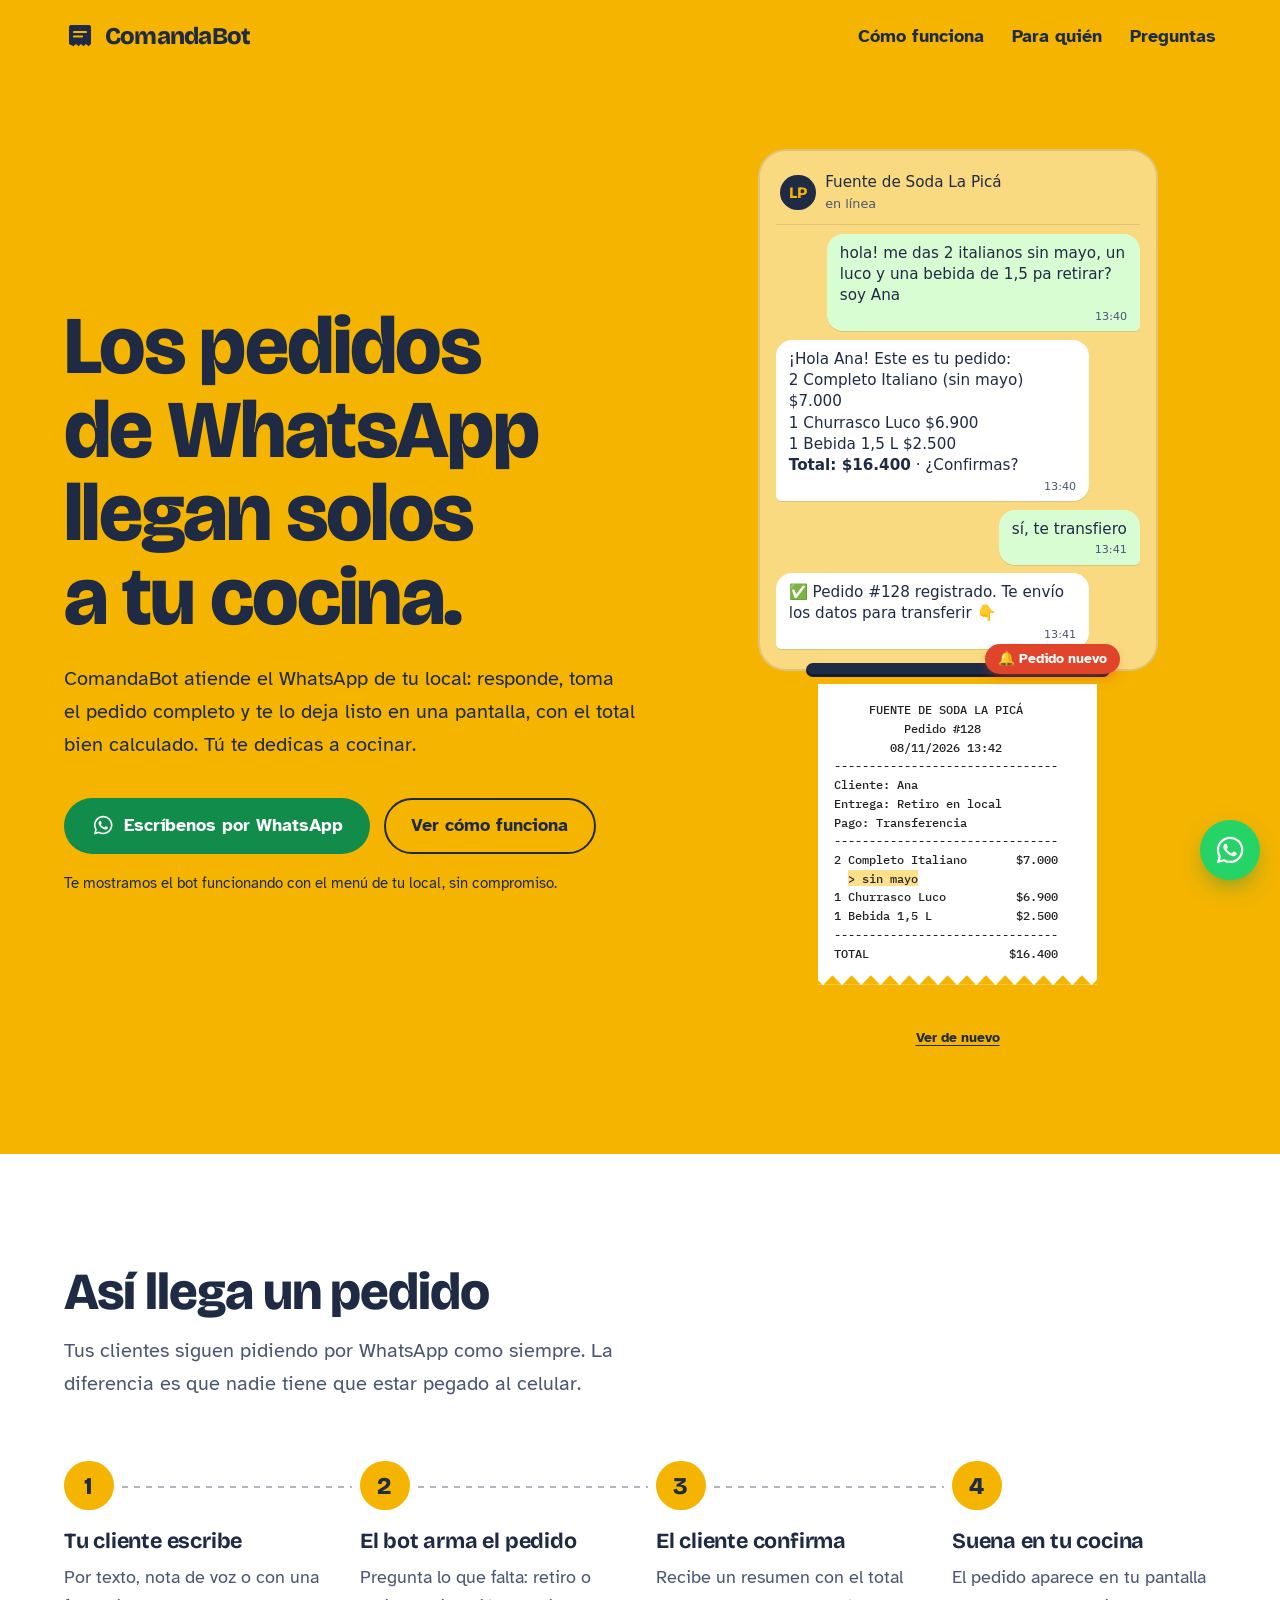
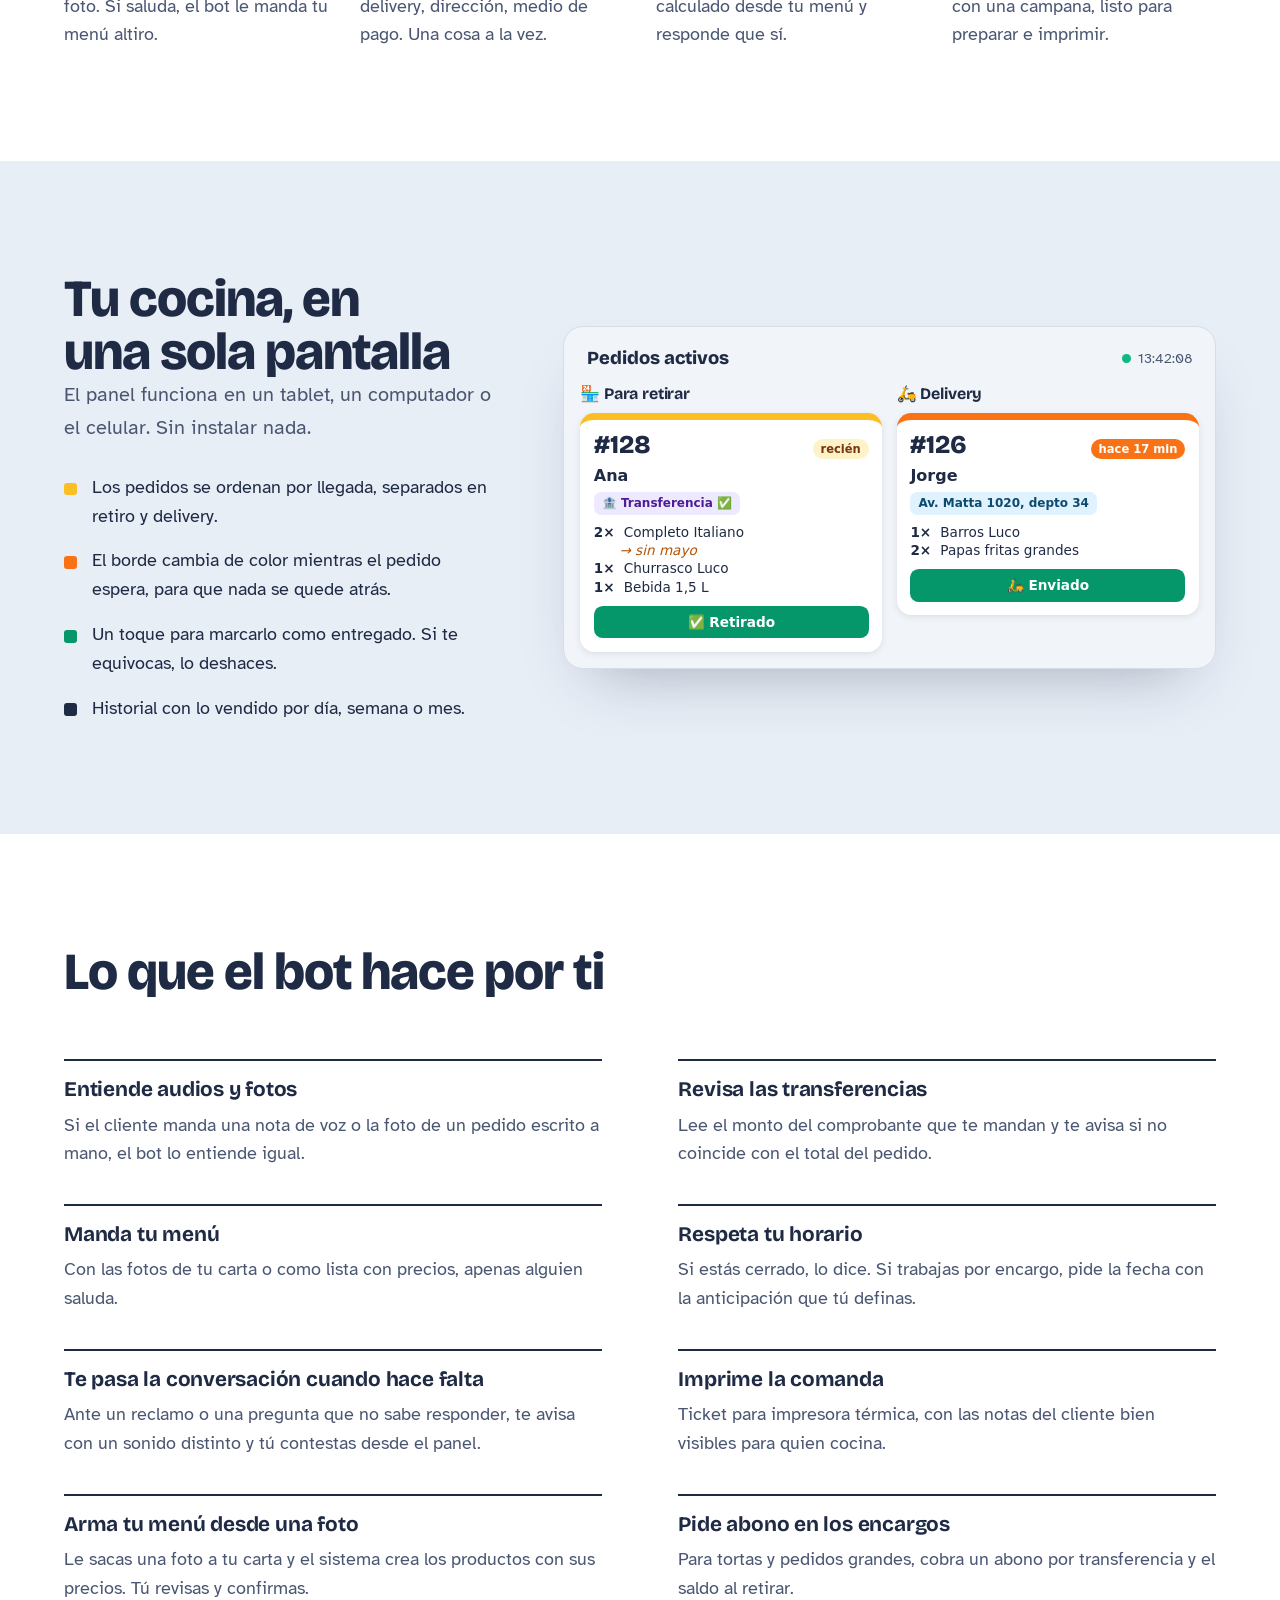
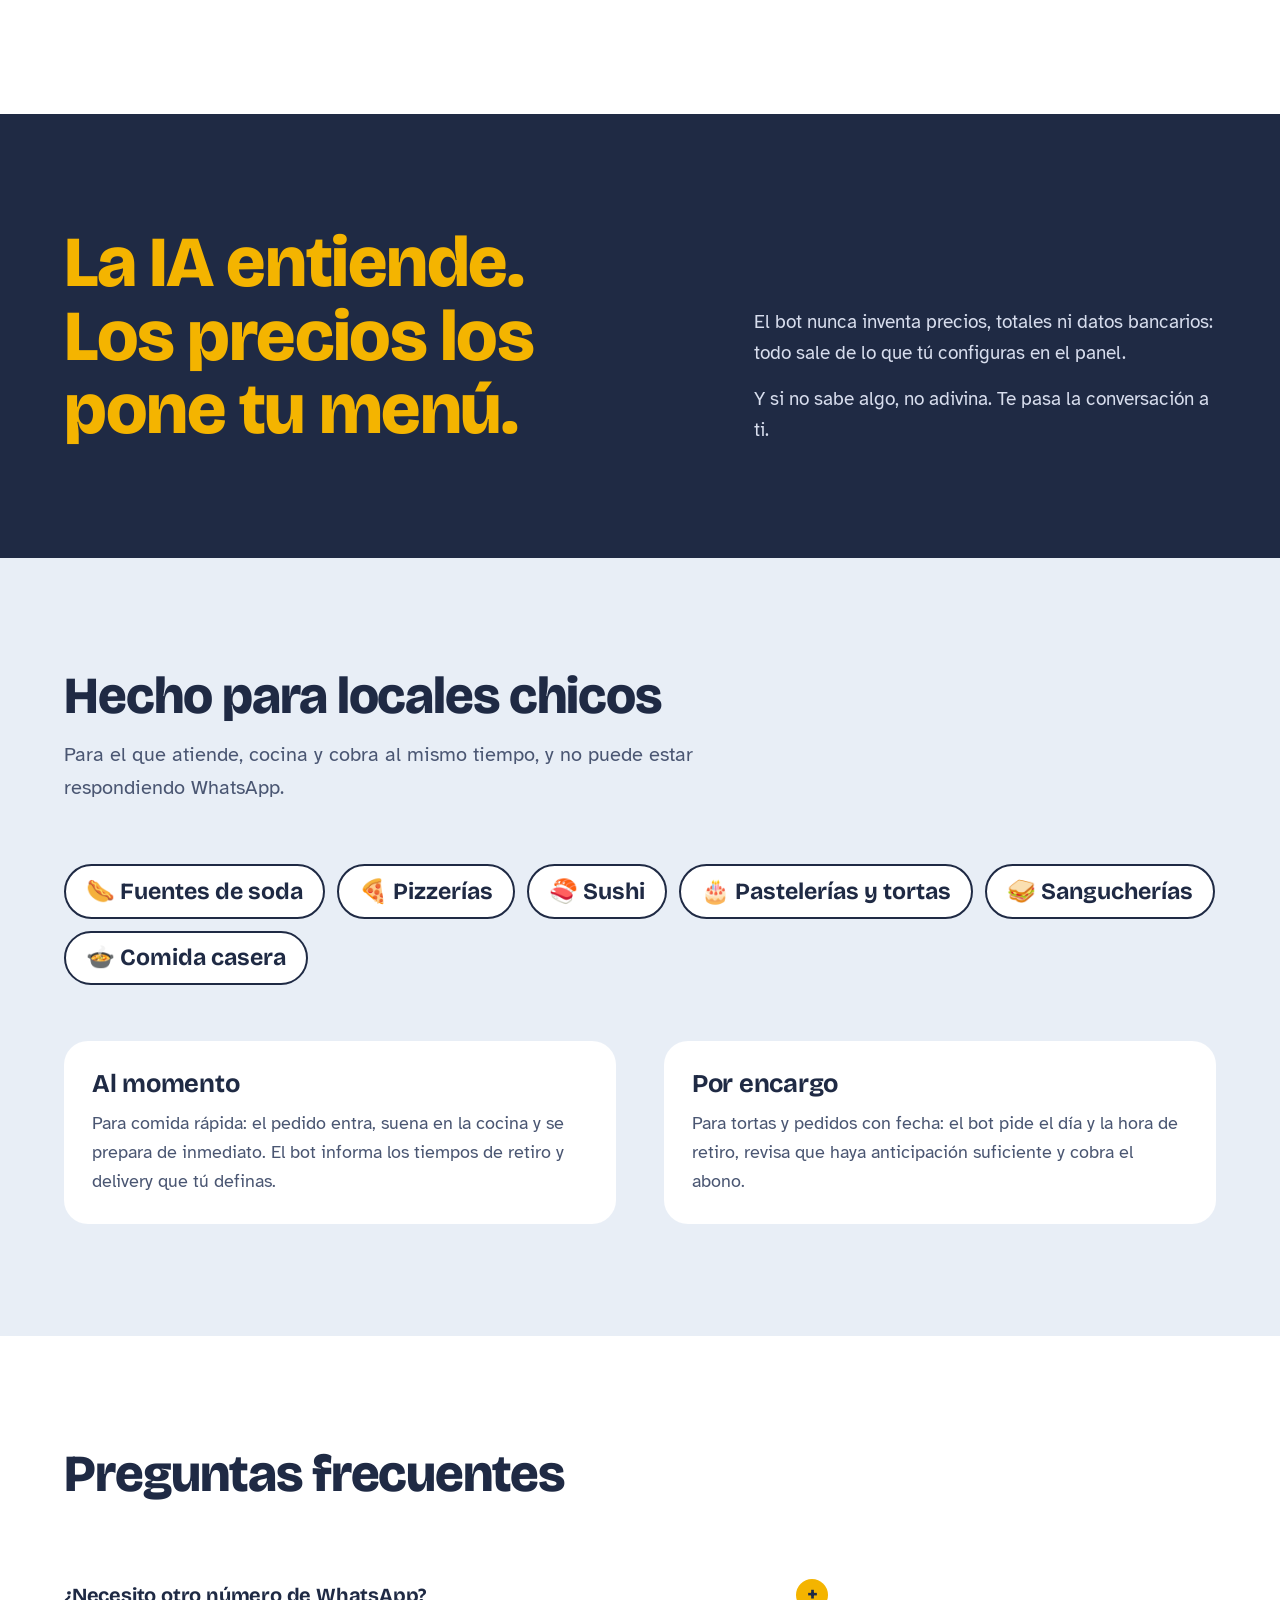
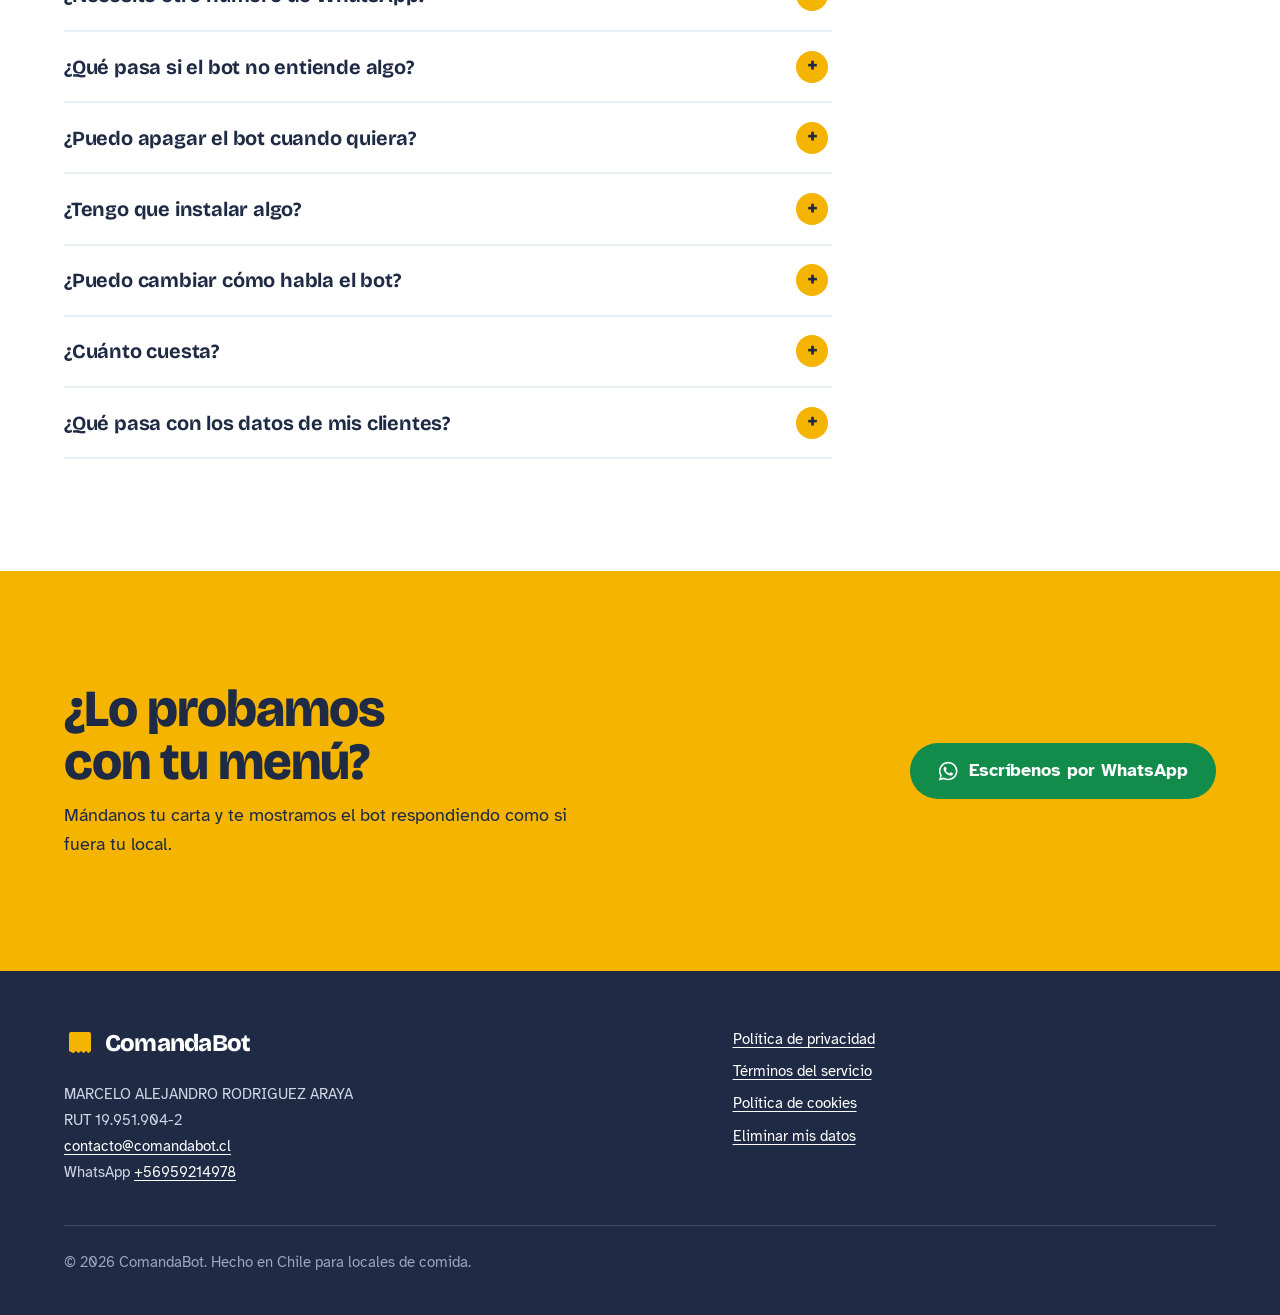
<file: index.html>
<!DOCTYPE html>
<html lang="es-CL">
<head>
  <meta charset="utf-8">
  <meta name="viewport" content="width=device-width, initial-scale=1">
  <title>ComandaBot · Los pedidos de WhatsApp, directo a tu cocina</title>
  <meta name="description" content="Bot de WhatsApp que toma los pedidos de tu local y los deja listos en tu cocina, con el total bien calculado.">
  <meta name="theme-color" content="#f4b400">
  <meta name="facebook-domain-verification" content="p16qas4hmqpbmih4drsxdokrvntfn4" />
  <meta property="og:title" content="ComandaBot: los pedidos de WhatsApp, directo a tu cocina">
  <meta property="og:description" content="Un bot que atiende tu WhatsApp, toma el pedido completo y lo deja listo en una pantalla para tu cocina.">
  <meta property="og:type" content="website">
  <meta property="og:url" content="https://comandabot.cl/"><link rel="canonical" href="https://comandabot.cl/">
  <link rel="icon" href="data:image/svg+xml,%3Csvg xmlns='http://www.w3.org/2000/svg' viewBox='0 0 32 32'%3E%3Crect width='32' height='32' rx='8' fill='%23f4b400'/%3E%3Cpath d='M8 7h16a2 2 0 0 1 2 2v13l-2.5 2-2.5-2-2.5 2-2.5-2-2.5 2-2.5-2-2 2V9a2 2 0 0 1 2-2z' fill='%231f2a44'/%3E%3Cpath d='M11 13h10M11 17h7' stroke='%23f4b400' stroke-width='2' stroke-linecap='round'/%3E%3C/svg%3E">
  <link rel="preload" href="/static/sitio/fuentes/bricolage.woff2" as="font" type="font/woff2" crossorigin>
  <link rel="stylesheet" href="/static/sitio/sitio.css">
</head>
<body>
  <a class="visualmente-oculto" href="#contenido">Saltar al contenido</a>

  <header class="encabezado ">
    <div class="contenedor">
      <a class="marca" href="/" aria-label="ComandaBot, inicio">
        <svg viewBox="0 0 32 32" aria-hidden="true" fill="none"><path d="M7 5h18a2 2 0 0 1 2 2v17l-2.5 2.2-2.5-2.2-2.5 2.2-2.5-2.2-2.5 2.2-2.5-2.2-2.5 2.2L5 24V7a2 2 0 0 1 2-2z" fill="currentColor"/><path d="M10 12h12M10 16.5h8" stroke="#f4b400" stroke-width="2.2" stroke-linecap="round"/></svg>

        ComandaBot
      </a>
      <nav class="navegacion" aria-label="Principal">
        <a class="ancla" href="/#como-funciona">Cómo funciona</a>
        <a class="ancla" href="/#para-quien">Para quién</a>
        <a class="ancla" href="/#preguntas">Preguntas</a>
      </nav>
    </div>
  </header>

  <main id="contenido">
<section class="portada" aria-labelledby="titulo-portada">
  <div class="contenedor">
    <div>
      <h1 id="titulo-portada">Los pedidos de WhatsApp llegan solos a tu cocina.</h1>
      <p class="bajada">ComandaBot atiende el WhatsApp de tu local: responde, toma el pedido completo y te lo deja listo en una pantalla, con el total bien calculado. Tú te dedicas a cocinar.</p>
      <div class="acciones">
        
        <a class="boton boton-whatsapp" href="https://wa.me/56959214978?text=Hola%2C%20quiero%20saber%20m%C3%A1s%20de%20ComandaBot%20para%20mi%20local." target="_blank" rel="noopener"><svg viewBox="0 0 24 24" aria-hidden="true" fill="currentColor"><path d="M12.04 2C6.58 2 2.13 6.45 2.13 11.91c0 1.75.46 3.45 1.32 4.95L2.05 22l5.25-1.38a9.9 9.9 0 0 0 4.74 1.21h.01c5.46 0 9.91-4.45 9.91-9.91 0-2.65-1.03-5.14-2.9-7.01A9.82 9.82 0 0 0 12.04 2zm0 18.15h-.01a8.23 8.23 0 0 1-4.2-1.15l-.3-.18-3.12.82.83-3.04-.2-.31a8.2 8.2 0 0 1-1.26-4.38c0-4.54 3.7-8.24 8.25-8.24 2.2 0 4.27.86 5.83 2.42a8.18 8.18 0 0 1 2.41 5.83c0 4.54-3.7 8.23-8.23 8.23zm4.52-6.16c-.25-.12-1.47-.72-1.69-.81-.23-.08-.39-.12-.56.13-.16.24-.64.8-.78.97-.15.16-.29.18-.54.06-.25-.12-1.05-.39-1.99-1.23-.74-.66-1.23-1.47-1.38-1.72-.14-.25-.02-.38.11-.51.11-.11.25-.29.37-.43.13-.15.17-.25.25-.42.08-.16.04-.31-.02-.43-.06-.12-.56-1.34-.76-1.84-.2-.48-.41-.42-.56-.43h-.48c-.17 0-.43.06-.66.31-.22.25-.86.85-.86 2.07 0 1.22.89 2.4 1.01 2.56.12.17 1.75 2.67 4.23 3.74.59.26 1.05.41 1.41.52.59.19 1.13.16 1.56.1.48-.07 1.47-.6 1.67-1.18.21-.58.21-1.07.15-1.18-.06-.1-.23-.16-.48-.28z"/></svg>
 Escríbenos por WhatsApp</a>
        
        <a class="boton boton-borde" href="#como-funciona">Ver cómo funciona</a>
      </div>
      <p class="letra-chica">Te mostramos el bot funcionando con el menú de tu local, sin compromiso.</p>
    </div>

    <div class="escena animar" id="escena" aria-label="Ejemplo: un cliente pide por WhatsApp y el pedido se imprime en la cocina">
      <div class="chat" role="img" aria-label="Conversación de ejemplo por WhatsApp">
        <div class="chat-cabecera">
          <span class="avatar" aria-hidden="true">LP</span>
          <span>Fuente de Soda La Picá<small>en línea</small></span>
        </div>
        <p class="burbuja cliente">hola! me das 2 italianos sin mayo, un luco y una bebida de 1,5 pa retirar? soy Ana<time>13:40</time></p>
        <p class="burbuja bot">¡Hola Ana! Este es tu pedido:<br>2 Completo Italiano (sin mayo) $7.000<br>1 Churrasco Luco $6.900<br>1 Bebida 1,5 L $2.500<br><b>Total: $16.400</b> · ¿Confirmas?<time>13:40</time></p>
        <p class="burbuja cliente">sí, te transfiero<time>13:41</time></p>
        <p class="burbuja bot">✅ Pedido #128 registrado. Te envío los datos para transferir 👇<time>13:41</time></p>
      </div>
      <div class="impresora" aria-label="Comanda impresa en la cocina">
        <span class="campana">🔔 Pedido nuevo</span>
        <div class="papel-recorte">
<pre class="comanda">     FUENTE DE SODA LA PICÁ
          Pedido #128
        08/11/2026 13:42
--------------------------------
Cliente: Ana
Entrega: Retiro en local
Pago: Transferencia
--------------------------------
2 Completo Italiano       $7.000
  <strong>&gt; sin mayo</strong>
1 Churrasco Luco          $6.900
1 Bebida 1,5 L            $2.500
--------------------------------
TOTAL                    $16.400</pre>
        </div>
      </div>
      <button type="button" class="repetir" id="repetir">Ver de nuevo</button>
    </div>
  </div>
</section>

<section class="seccion" id="como-funciona" aria-labelledby="titulo-como">
  <div class="contenedor">
    <div class="encabezado-seccion">
      <h2 id="titulo-como">Así llega un pedido</h2>
      <p class="bajada">Tus clientes siguen pidiendo por WhatsApp como siempre. La diferencia es que nadie tiene que estar pegado al celular.</p>
    </div>
    <ol class="pasos">
      <li>
        <h3>Tu cliente escribe</h3>
        <p>Por texto, nota de voz o con una foto. Si saluda, el bot le manda tu menú altiro.</p>
      </li>
      <li>
        <h3>El bot arma el pedido</h3>
        <p>Pregunta lo que falta: retiro o delivery, dirección, medio de pago. Una cosa a la vez.</p>
      </li>
      <li>
        <h3>El cliente confirma</h3>
        <p>Recibe un resumen con el total calculado desde tu menú y responde que sí.</p>
      </li>
      <li>
        <h3>Suena en tu cocina</h3>
        <p>El pedido aparece en tu pantalla con una campana, listo para preparar e imprimir.</p>
      </li>
    </ol>
  </div>
</section>

<section class="seccion seccion-azulejo" aria-labelledby="titulo-panel">
  <div class="contenedor panel-demo">
    <div>
      <h2 id="titulo-panel">Tu cocina, en una sola pantalla</h2>
      <p class="bajada">El panel funciona en un tablet, un computador o el celular. Sin instalar nada.</p>
      <ul class="puntos">
        <li style="--punto:#fbbf24">Los pedidos se ordenan por llegada, separados en retiro y delivery.</li>
        <li style="--punto:#f97316">El borde cambia de color mientras el pedido espera, para que nada se quede atrás.</li>
        <li style="--punto:#059669">Un toque para marcarlo como entregado. Si te equivocas, lo deshaces.</li>
        <li style="--punto:#1f2a44">Historial con lo vendido por día, semana o mes.</li>
      </ul>
    </div>
    <div class="tablero" aria-hidden="true">
      <div class="tablero-barra">Pedidos activos <span>13:42:08</span></div>
      <div class="columnas">
        <div class="columna">
          <h3>🏪 Para retirar</h3>
          <article class="tarjeta">
            <header><span class="numero">#128</span><span class="espera">recién</span></header>
            <p class="cliente">Ana</p>
            <span class="etiqueta">🏦 Transferencia ✅</span>
            <ul>
              <li><b>2×</b> Completo Italiano</li>
              <li class="nota">→ sin mayo</li>
              <li><b>1×</b> Churrasco Luco</li>
              <li><b>1×</b> Bebida 1,5 L</li>
            </ul>
            <p class="listo">✅ Retirado</p>
          </article>
        </div>
        <div class="columna">
          <h3>🛵 Delivery</h3>
          <article class="tarjeta" style="--borde:#f97316;--chip:#f97316;--chip-texto:#fff">
            <header><span class="numero">#126</span><span class="espera">hace 17 min</span></header>
            <p class="cliente">Jorge</p>
            <span class="etiqueta" style="background:#e0f2fe;color:#0c4a6e">Av. Matta 1020, depto 34</span>
            <ul>
              <li><b>1×</b> Barros Luco</li>
              <li><b>2×</b> Papas fritas grandes</li>
            </ul>
            <p class="listo">🛵 Enviado</p>
          </article>
        </div>
      </div>
    </div>
  </div>
</section>

<section class="seccion" aria-labelledby="titulo-resuelve">
  <div class="contenedor">
    <div class="encabezado-seccion">
      <h2 id="titulo-resuelve">Lo que el bot hace por ti</h2>
    </div>
    <dl class="resuelve">
      <div>
        <dt>Entiende audios y fotos</dt>
        <dd>Si el cliente manda una nota de voz o la foto de un pedido escrito a mano, el bot lo entiende igual.</dd>
      </div>
      <div>
        <dt>Revisa las transferencias</dt>
        <dd>Lee el monto del comprobante que te mandan y te avisa si no coincide con el total del pedido.</dd>
      </div>
      <div>
        <dt>Manda tu menú</dt>
        <dd>Con las fotos de tu carta o como lista con precios, apenas alguien saluda.</dd>
      </div>
      <div>
        <dt>Respeta tu horario</dt>
        <dd>Si estás cerrado, lo dice. Si trabajas por encargo, pide la fecha con la anticipación que tú definas.</dd>
      </div>
      <div>
        <dt>Te pasa la conversación cuando hace falta</dt>
        <dd>Ante un reclamo o una pregunta que no sabe responder, te avisa con un sonido distinto y tú contestas desde el panel.</dd>
      </div>
      <div>
        <dt>Imprime la comanda</dt>
        <dd>Ticket para impresora térmica, con las notas del cliente bien visibles para quien cocina.</dd>
      </div>
      <div>
        <dt>Arma tu menú desde una foto</dt>
        <dd>Le sacas una foto a tu carta y el sistema crea los productos con sus precios. Tú revisas y confirmas.</dd>
      </div>
      <div>
        <dt>Pide abono en los encargos</dt>
        <dd>Para tortas y pedidos grandes, cobra un abono por transferencia y el saldo al retirar.</dd>
      </div>
    </dl>
  </div>
</section>

<section class="seccion confianza" aria-labelledby="titulo-confianza">
  <div class="contenedor">
    <h2 id="titulo-confianza">La IA entiende. Los precios los pone tu menú.</h2>
    <div>
      <p>El bot nunca inventa precios, totales ni datos bancarios: todo sale de lo que tú configuras en el panel.</p>
      <p>Y si no sabe algo, no adivina. Te pasa la conversación a ti.</p>
    </div>
  </div>
</section>

<section class="seccion seccion-azulejo" id="para-quien" aria-labelledby="titulo-quien">
  <div class="contenedor">
    <div class="encabezado-seccion">
      <h2 id="titulo-quien">Hecho para locales chicos</h2>
      <p class="bajada">Para el que atiende, cocina y cobra al mismo tiempo, y no puede estar respondiendo WhatsApp.</p>
    </div>
    <ul class="locales">
      <li>🌭 Fuentes de soda</li>
      <li>🍕 Pizzerías</li>
      <li>🍣 Sushi</li>
      <li>🎂 Pastelerías y tortas</li>
      <li>🥪 Sangucherías</li>
      <li>🍲 Comida casera</li>
    </ul>
    <div class="modos">
      <div class="modo">
        <h3>Al momento</h3>
        <p>Para comida rápida: el pedido entra, suena en la cocina y se prepara de inmediato. El bot informa los tiempos de retiro y delivery que tú definas.</p>
      </div>
      <div class="modo">
        <h3>Por encargo</h3>
        <p>Para tortas y pedidos con fecha: el bot pide el día y la hora de retiro, revisa que haya anticipación suficiente y cobra el abono.</p>
      </div>
    </div>
  </div>
</section>

<section class="seccion" id="preguntas" aria-labelledby="titulo-preguntas">
  <div class="contenedor">
    <div class="encabezado-seccion">
      <h2 id="titulo-preguntas">Preguntas frecuentes</h2>
    </div>
    <div class="preguntas">
      <details>
        <summary>¿Necesito otro número de WhatsApp?</summary>
        <p>Sí. Tu local usa un número dedicado, conectado a la plataforma oficial de WhatsApp Business de Meta. Tu WhatsApp personal no se toca.</p>
      </details>
      <details>
        <summary>¿Qué pasa si el bot no entiende algo?</summary>
        <p>No inventa. Le dice al cliente que lo consulta con el local y a ti te llega un aviso en el panel para que respondas tú, desde el mismo chat.</p>
      </details>
      <details>
        <summary>¿Puedo apagar el bot cuando quiera?</summary>
        <p>Sí, con un interruptor en la configuración. Mientras está apagado, los mensajes te llegan al panel para que los respondas tú.</p>
      </details>
      <details>
        <summary>¿Tengo que instalar algo?</summary>
        <p>No. El panel se abre en el navegador de un tablet, computador o celular. Si quieres imprimir comandas, sirve una impresora térmica de 58 u 80 mm conectada a un computador. En tablets Android, consúltanos por modelos compatibles.</p>
      </details>
      <details>
        <summary>¿Puedo cambiar cómo habla el bot?</summary>
        <p>Sí. Tú defines su personalidad y las reglas de tu local: zonas de reparto, promociones, lo que no vendes. Los precios y el menú se editan en el panel.</p>
      </details>
      <details>
        <summary>¿Cuánto cuesta?</summary>
        <p>Depende de tu local y de cuántos pedidos recibes. Escríbenos por WhatsApp y te contamos los planes.</p>
      </details>
      <details>
        <summary>¿Qué pasa con los datos de mis clientes?</summary>
        <p>Se usan solo para atender sus pedidos en tu local y no se venden ni se comparten con otros locales. Está todo explicado en la <a href="/privacidad/">política de privacidad</a>.</p>
      </details>
    </div>
  </div>
</section>

<section class="seccion cierre" aria-labelledby="titulo-cierre">
  <div class="contenedor">
    <div>
      <h2 id="titulo-cierre">¿Lo probamos con tu menú?</h2>
      <p>Mándanos tu carta y te mostramos el bot respondiendo como si fuera tu local.</p>
    </div>
    
    <a class="boton boton-whatsapp" href="https://wa.me/56959214978?text=Hola%2C%20quiero%20saber%20m%C3%A1s%20de%20ComandaBot%20para%20mi%20local." target="_blank" rel="noopener"><svg viewBox="0 0 24 24" aria-hidden="true" fill="currentColor"><path d="M12.04 2C6.58 2 2.13 6.45 2.13 11.91c0 1.75.46 3.45 1.32 4.95L2.05 22l5.25-1.38a9.9 9.9 0 0 0 4.74 1.21h.01c5.46 0 9.91-4.45 9.91-9.91 0-2.65-1.03-5.14-2.9-7.01A9.82 9.82 0 0 0 12.04 2zm0 18.15h-.01a8.23 8.23 0 0 1-4.2-1.15l-.3-.18-3.12.82.83-3.04-.2-.31a8.2 8.2 0 0 1-1.26-4.38c0-4.54 3.7-8.24 8.25-8.24 2.2 0 4.27.86 5.83 2.42a8.18 8.18 0 0 1 2.41 5.83c0 4.54-3.7 8.23-8.23 8.23zm4.52-6.16c-.25-.12-1.47-.72-1.69-.81-.23-.08-.39-.12-.56.13-.16.24-.64.8-.78.97-.15.16-.29.18-.54.06-.25-.12-1.05-.39-1.99-1.23-.74-.66-1.23-1.47-1.38-1.72-.14-.25-.02-.38.11-.51.11-.11.25-.29.37-.43.13-.15.17-.25.25-.42.08-.16.04-.31-.02-.43-.06-.12-.56-1.34-.76-1.84-.2-.48-.41-.42-.56-.43h-.48c-.17 0-.43.06-.66.31-.22.25-.86.85-.86 2.07 0 1.22.89 2.4 1.01 2.56.12.17 1.75 2.67 4.23 3.74.59.26 1.05.41 1.41.52.59.19 1.13.16 1.56.1.48-.07 1.47-.6 1.67-1.18.21-.58.21-1.07.15-1.18-.06-.1-.23-.16-.48-.28z"/></svg>
 Escríbenos por WhatsApp</a>
    
  </div>
</section>
</main>

  <footer class="pie">
    <div class="contenedor">
      <div>
        <a class="marca" href="/"><svg viewBox="0 0 32 32" aria-hidden="true" fill="none"><path d="M7 5h18a2 2 0 0 1 2 2v17l-2.5 2.2-2.5-2.2-2.5 2.2-2.5-2.2-2.5 2.2-2.5-2.2-2.5 2.2L5 24V7a2 2 0 0 1 2-2z" fill="currentColor"/><path d="M10 12h12M10 16.5h8" stroke="#f4b400" stroke-width="2.2" stroke-linecap="round"/></svg>
 ComandaBot</a>
        <address>
          MARCELO ALEJANDRO RODRIGUEZ ARAYA<br>
          RUT 19.951.904-2<br>
          
          <a href="mailto:contacto@comandabot.cl">contacto@comandabot.cl</a>
          <br>WhatsApp <a href="https://wa.me/56959214978?text=Hola%2C%20quiero%20saber%20m%C3%A1s%20de%20ComandaBot%20para%20mi%20local.">+56959214978</a>
        </address>
      </div>
      <nav aria-label="Legal">
        <ul>
          <li><a href="/privacidad/">Política de privacidad</a></li>
          <li><a href="/terminos/">Términos del servicio</a></li>
          <li><a href="/cookies/">Política de cookies</a></li>
          <li><a href="/privacidad/#eliminar-datos">Eliminar mis datos</a></li>
        </ul>
      </nav>
      <p class="derechos">© 2026 ComandaBot. Hecho en Chile para locales de comida.</p>
    </div>
  </footer>

  
  <a class="whatsapp-flotante" href="https://wa.me/56959214978?text=Hola%2C%20quiero%20saber%20m%C3%A1s%20de%20ComandaBot%20para%20mi%20local." target="_blank" rel="noopener" aria-label="Escríbenos por WhatsApp">
    <svg viewBox="0 0 24 24" aria-hidden="true" fill="currentColor"><path d="M12.04 2C6.58 2 2.13 6.45 2.13 11.91c0 1.75.46 3.45 1.32 4.95L2.05 22l5.25-1.38a9.9 9.9 0 0 0 4.74 1.21h.01c5.46 0 9.91-4.45 9.91-9.91 0-2.65-1.03-5.14-2.9-7.01A9.82 9.82 0 0 0 12.04 2zm0 18.15h-.01a8.23 8.23 0 0 1-4.2-1.15l-.3-.18-3.12.82.83-3.04-.2-.31a8.2 8.2 0 0 1-1.26-4.38c0-4.54 3.7-8.24 8.25-8.24 2.2 0 4.27.86 5.83 2.42a8.18 8.18 0 0 1 2.41 5.83c0 4.54-3.7 8.23-8.23 8.23zm4.52-6.16c-.25-.12-1.47-.72-1.69-.81-.23-.08-.39-.12-.56.13-.16.24-.64.8-.78.97-.15.16-.29.18-.54.06-.25-.12-1.05-.39-1.99-1.23-.74-.66-1.23-1.47-1.38-1.72-.14-.25-.02-.38.11-.51.11-.11.25-.29.37-.43.13-.15.17-.25.25-.42.08-.16.04-.31-.02-.43-.06-.12-.56-1.34-.76-1.84-.2-.48-.41-.42-.56-.43h-.48c-.17 0-.43.06-.66.31-.22.25-.86.85-.86 2.07 0 1.22.89 2.4 1.01 2.56.12.17 1.75 2.67 4.23 3.74.59.26 1.05.41 1.41.52.59.19 1.13.16 1.56.1.48-.07 1.47-.6 1.67-1.18.21-.58.21-1.07.15-1.18-.06-.1-.23-.16-.48-.28z"/></svg>

  </a>
  
  
<script>
  // Repite la secuencia de la portada (reinicia las animaciones CSS)
  document.getElementById("repetir")?.addEventListener("click", () => {
    const escena = document.getElementById("escena");
    escena.classList.remove("animar");
    void escena.offsetWidth;
    escena.classList.add("animar");
  });
</script>

</body>
</html>
</file>
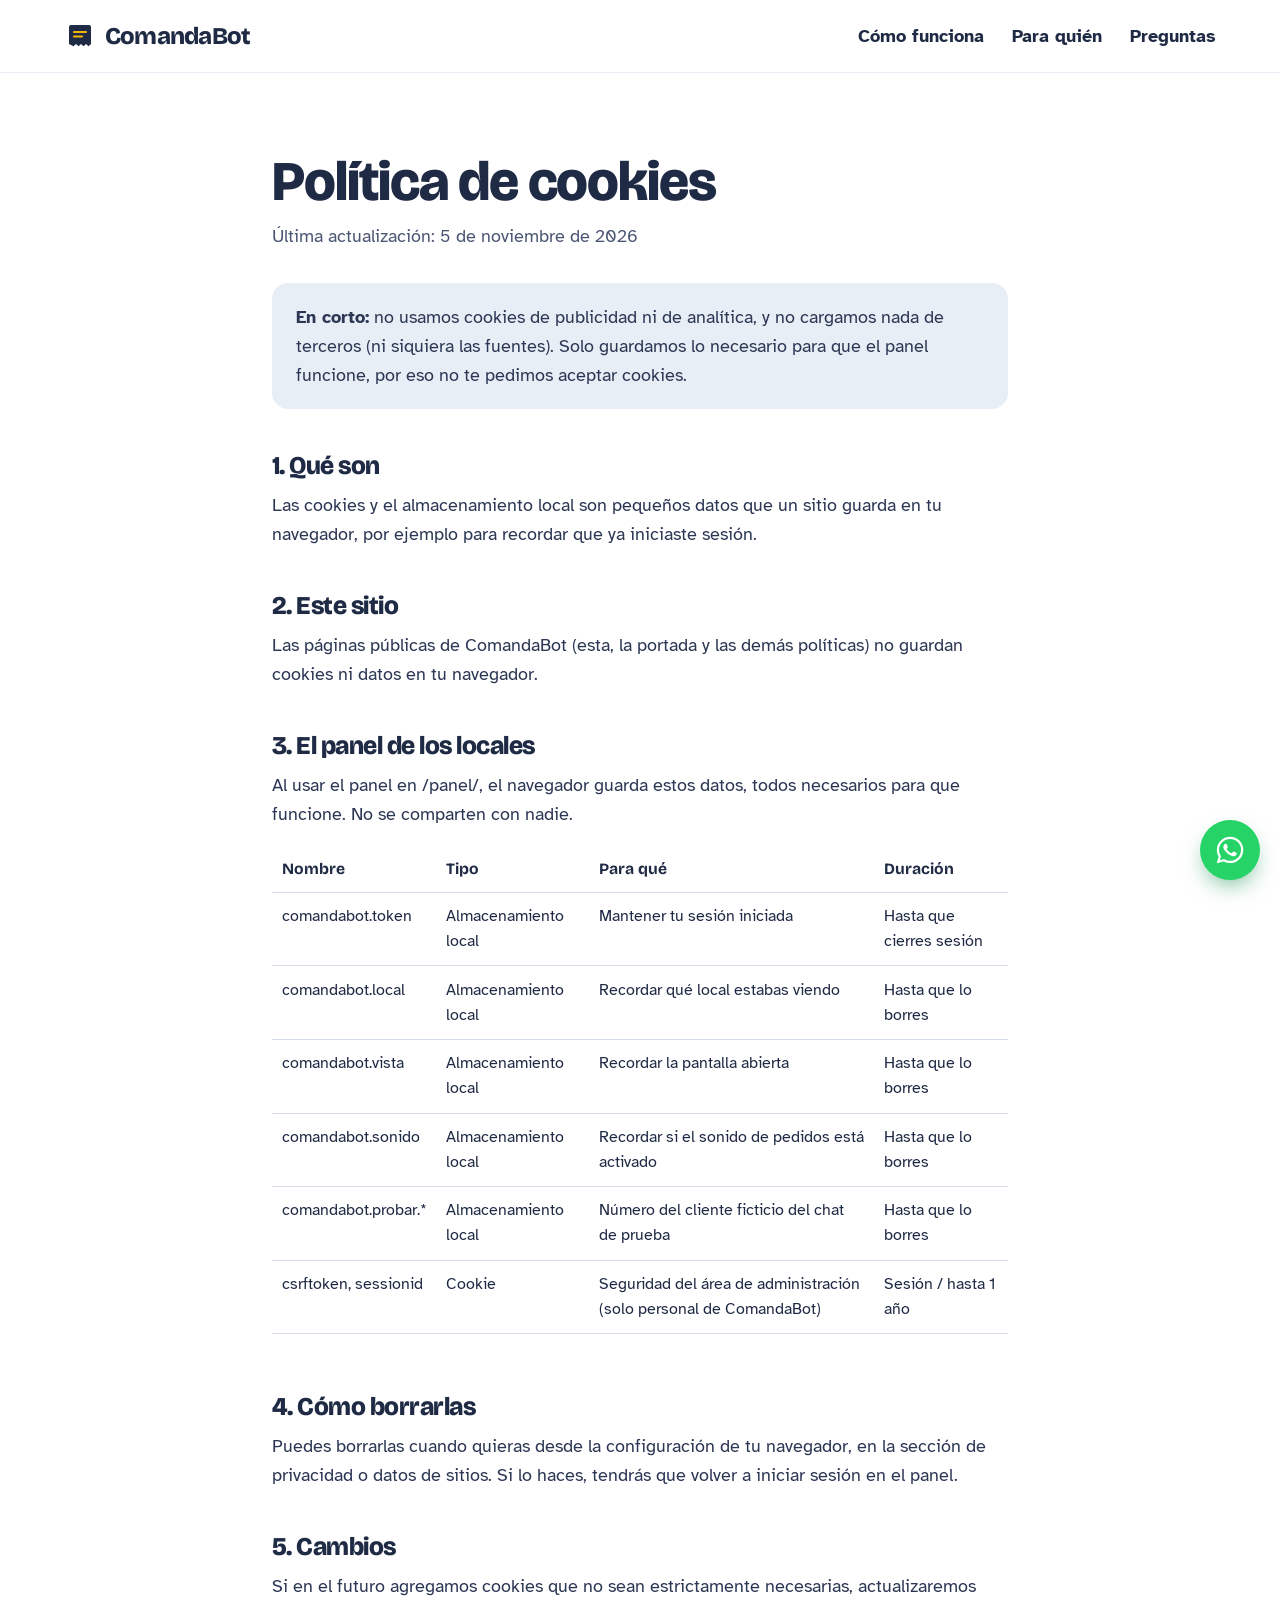
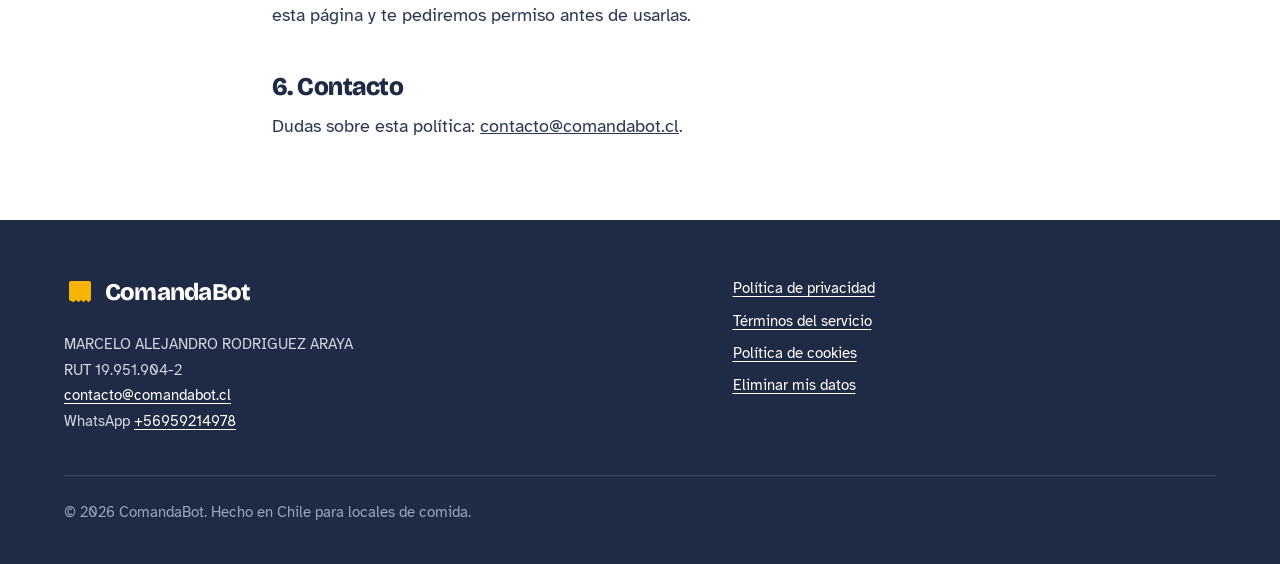
<file: cookies/index.html>
<!DOCTYPE html>
<html lang="es-CL">
<head>
  <meta charset="utf-8">
  <meta name="viewport" content="width=device-width, initial-scale=1">
  <title>Política de cookies · ComandaBot</title>
  <meta name="description" content="Bot de WhatsApp que toma los pedidos de tu local y los deja listos en tu cocina, con el total bien calculado.">
  <meta name="theme-color" content="#f4b400">
  <meta name="facebook-domain-verification" content="p16qas4hmqpbmih4drsxdokrvntfn4" />
  <meta property="og:title" content="ComandaBot: los pedidos de WhatsApp, directo a tu cocina">
  <meta property="og:description" content="Un bot que atiende tu WhatsApp, toma el pedido completo y lo deja listo en una pantalla para tu cocina.">
  <meta property="og:type" content="website">
  <meta property="og:url" content="https://comandabot.cl/cookies/"><link rel="canonical" href="https://comandabot.cl/cookies/">
  <link rel="icon" href="data:image/svg+xml,%3Csvg xmlns='http://www.w3.org/2000/svg' viewBox='0 0 32 32'%3E%3Crect width='32' height='32' rx='8' fill='%23f4b400'/%3E%3Cpath d='M8 7h16a2 2 0 0 1 2 2v13l-2.5 2-2.5-2-2.5 2-2.5-2-2.5 2-2.5-2-2 2V9a2 2 0 0 1 2-2z' fill='%231f2a44'/%3E%3Cpath d='M11 13h10M11 17h7' stroke='%23f4b400' stroke-width='2' stroke-linecap='round'/%3E%3C/svg%3E">
  <link rel="preload" href="/static/sitio/fuentes/bricolage.woff2" as="font" type="font/woff2" crossorigin>
  <link rel="stylesheet" href="/static/sitio/sitio.css">
</head>
<body>
  <a class="visualmente-oculto" href="#contenido">Saltar al contenido</a>

  <header class="encabezado encabezado-simple">
    <div class="contenedor">
      <a class="marca" href="/" aria-label="ComandaBot, inicio">
        <svg viewBox="0 0 32 32" aria-hidden="true" fill="none"><path d="M7 5h18a2 2 0 0 1 2 2v17l-2.5 2.2-2.5-2.2-2.5 2.2-2.5-2.2-2.5 2.2-2.5-2.2-2.5 2.2L5 24V7a2 2 0 0 1 2-2z" fill="currentColor"/><path d="M10 12h12M10 16.5h8" stroke="#f4b400" stroke-width="2.2" stroke-linecap="round"/></svg>

        ComandaBot
      </a>
      <nav class="navegacion" aria-label="Principal">
        <a class="ancla" href="/#como-funciona">Cómo funciona</a>
        <a class="ancla" href="/#para-quien">Para quién</a>
        <a class="ancla" href="/#preguntas">Preguntas</a>
      </nav>
    </div>
  </header>

  <main id="contenido">
<article class="legal">
  <div class="contenedor">
    <h1>Política de cookies</h1>
    <p class="actualizado">Última actualización: 5 de noviembre de 2026</p>
    
<div class="resumen">
  <p><b>En corto:</b> no usamos cookies de publicidad ni de analítica, y no cargamos nada de terceros (ni siquiera las fuentes). Solo guardamos lo necesario para que el panel funcione, por eso no te pedimos aceptar cookies.</p>
</div>

<h2>1. Qué son</h2>
<p>Las cookies y el almacenamiento local son pequeños datos que un sitio guarda en tu navegador, por ejemplo para recordar que ya iniciaste sesión.</p>

<h2>2. Este sitio</h2>
<p>Las páginas públicas de ComandaBot (esta, la portada y las demás políticas) no guardan cookies ni datos en tu navegador.</p>

<h2>3. El panel de los locales</h2>
<p>Al usar el panel en /panel/, el navegador guarda estos datos, todos necesarios para que funcione. No se comparten con nadie.</p>
<div class="tabla-scroll">
<table>
  <thead><tr><th>Nombre</th><th>Tipo</th><th>Para qué</th><th>Duración</th></tr></thead>
  <tbody>
    <tr><td>comandabot.token</td><td>Almacenamiento local</td><td>Mantener tu sesión iniciada</td><td>Hasta que cierres sesión</td></tr>
    <tr><td>comandabot.local</td><td>Almacenamiento local</td><td>Recordar qué local estabas viendo</td><td>Hasta que lo borres</td></tr>
    <tr><td>comandabot.vista</td><td>Almacenamiento local</td><td>Recordar la pantalla abierta</td><td>Hasta que lo borres</td></tr>
    <tr><td>comandabot.sonido</td><td>Almacenamiento local</td><td>Recordar si el sonido de pedidos está activado</td><td>Hasta que lo borres</td></tr>
    <tr><td>comandabot.probar.*</td><td>Almacenamiento local</td><td>Número del cliente ficticio del chat de prueba</td><td>Hasta que lo borres</td></tr>
    <tr><td>csrftoken, sessionid</td><td>Cookie</td><td>Seguridad del área de administración (solo personal de ComandaBot)</td><td>Sesión / hasta 1 año</td></tr>
  </tbody>
</table>
</div>

<h2>4. Cómo borrarlas</h2>
<p>Puedes borrarlas cuando quieras desde la configuración de tu navegador, en la sección de privacidad o datos de sitios. Si lo haces, tendrás que volver a iniciar sesión en el panel.</p>

<h2>5. Cambios</h2>
<p>Si en el futuro agregamos cookies que no sean estrictamente necesarias, actualizaremos esta página y te pediremos permiso antes de usarlas.</p>

<h2>6. Contacto</h2>
<p>Dudas sobre esta política: <a href="mailto:contacto@comandabot.cl">contacto@comandabot.cl</a>.</p>

  </div>
</article>
</main>

  <footer class="pie">
    <div class="contenedor">
      <div>
        <a class="marca" href="/"><svg viewBox="0 0 32 32" aria-hidden="true" fill="none"><path d="M7 5h18a2 2 0 0 1 2 2v17l-2.5 2.2-2.5-2.2-2.5 2.2-2.5-2.2-2.5 2.2-2.5-2.2-2.5 2.2L5 24V7a2 2 0 0 1 2-2z" fill="currentColor"/><path d="M10 12h12M10 16.5h8" stroke="#f4b400" stroke-width="2.2" stroke-linecap="round"/></svg>
 ComandaBot</a>
        <address>
          MARCELO ALEJANDRO RODRIGUEZ ARAYA<br>
          RUT 19.951.904-2<br>
          
          <a href="mailto:contacto@comandabot.cl">contacto@comandabot.cl</a>
          <br>WhatsApp <a href="https://wa.me/56959214978?text=Hola%2C%20quiero%20saber%20m%C3%A1s%20de%20ComandaBot%20para%20mi%20local.">+56959214978</a>
        </address>
      </div>
      <nav aria-label="Legal">
        <ul>
          <li><a href="/privacidad/">Política de privacidad</a></li>
          <li><a href="/terminos/">Términos del servicio</a></li>
          <li><a href="/cookies/">Política de cookies</a></li>
          <li><a href="/privacidad/#eliminar-datos">Eliminar mis datos</a></li>
        </ul>
      </nav>
      <p class="derechos">© 2026 ComandaBot. Hecho en Chile para locales de comida.</p>
    </div>
  </footer>

  
  <a class="whatsapp-flotante" href="https://wa.me/56959214978?text=Hola%2C%20quiero%20saber%20m%C3%A1s%20de%20ComandaBot%20para%20mi%20local." target="_blank" rel="noopener" aria-label="Escríbenos por WhatsApp">
    <svg viewBox="0 0 24 24" aria-hidden="true" fill="currentColor"><path d="M12.04 2C6.58 2 2.13 6.45 2.13 11.91c0 1.75.46 3.45 1.32 4.95L2.05 22l5.25-1.38a9.9 9.9 0 0 0 4.74 1.21h.01c5.46 0 9.91-4.45 9.91-9.91 0-2.65-1.03-5.14-2.9-7.01A9.82 9.82 0 0 0 12.04 2zm0 18.15h-.01a8.23 8.23 0 0 1-4.2-1.15l-.3-.18-3.12.82.83-3.04-.2-.31a8.2 8.2 0 0 1-1.26-4.38c0-4.54 3.7-8.24 8.25-8.24 2.2 0 4.27.86 5.83 2.42a8.18 8.18 0 0 1 2.41 5.83c0 4.54-3.7 8.23-8.23 8.23zm4.52-6.16c-.25-.12-1.47-.72-1.69-.81-.23-.08-.39-.12-.56.13-.16.24-.64.8-.78.97-.15.16-.29.18-.54.06-.25-.12-1.05-.39-1.99-1.23-.74-.66-1.23-1.47-1.38-1.72-.14-.25-.02-.38.11-.51.11-.11.25-.29.37-.43.13-.15.17-.25.25-.42.08-.16.04-.31-.02-.43-.06-.12-.56-1.34-.76-1.84-.2-.48-.41-.42-.56-.43h-.48c-.17 0-.43.06-.66.31-.22.25-.86.85-.86 2.07 0 1.22.89 2.4 1.01 2.56.12.17 1.75 2.67 4.23 3.74.59.26 1.05.41 1.41.52.59.19 1.13.16 1.56.1.48-.07 1.47-.6 1.67-1.18.21-.58.21-1.07.15-1.18-.06-.1-.23-.16-.48-.28z"/></svg>

  </a>
  
  
</body>
</html>
</file>
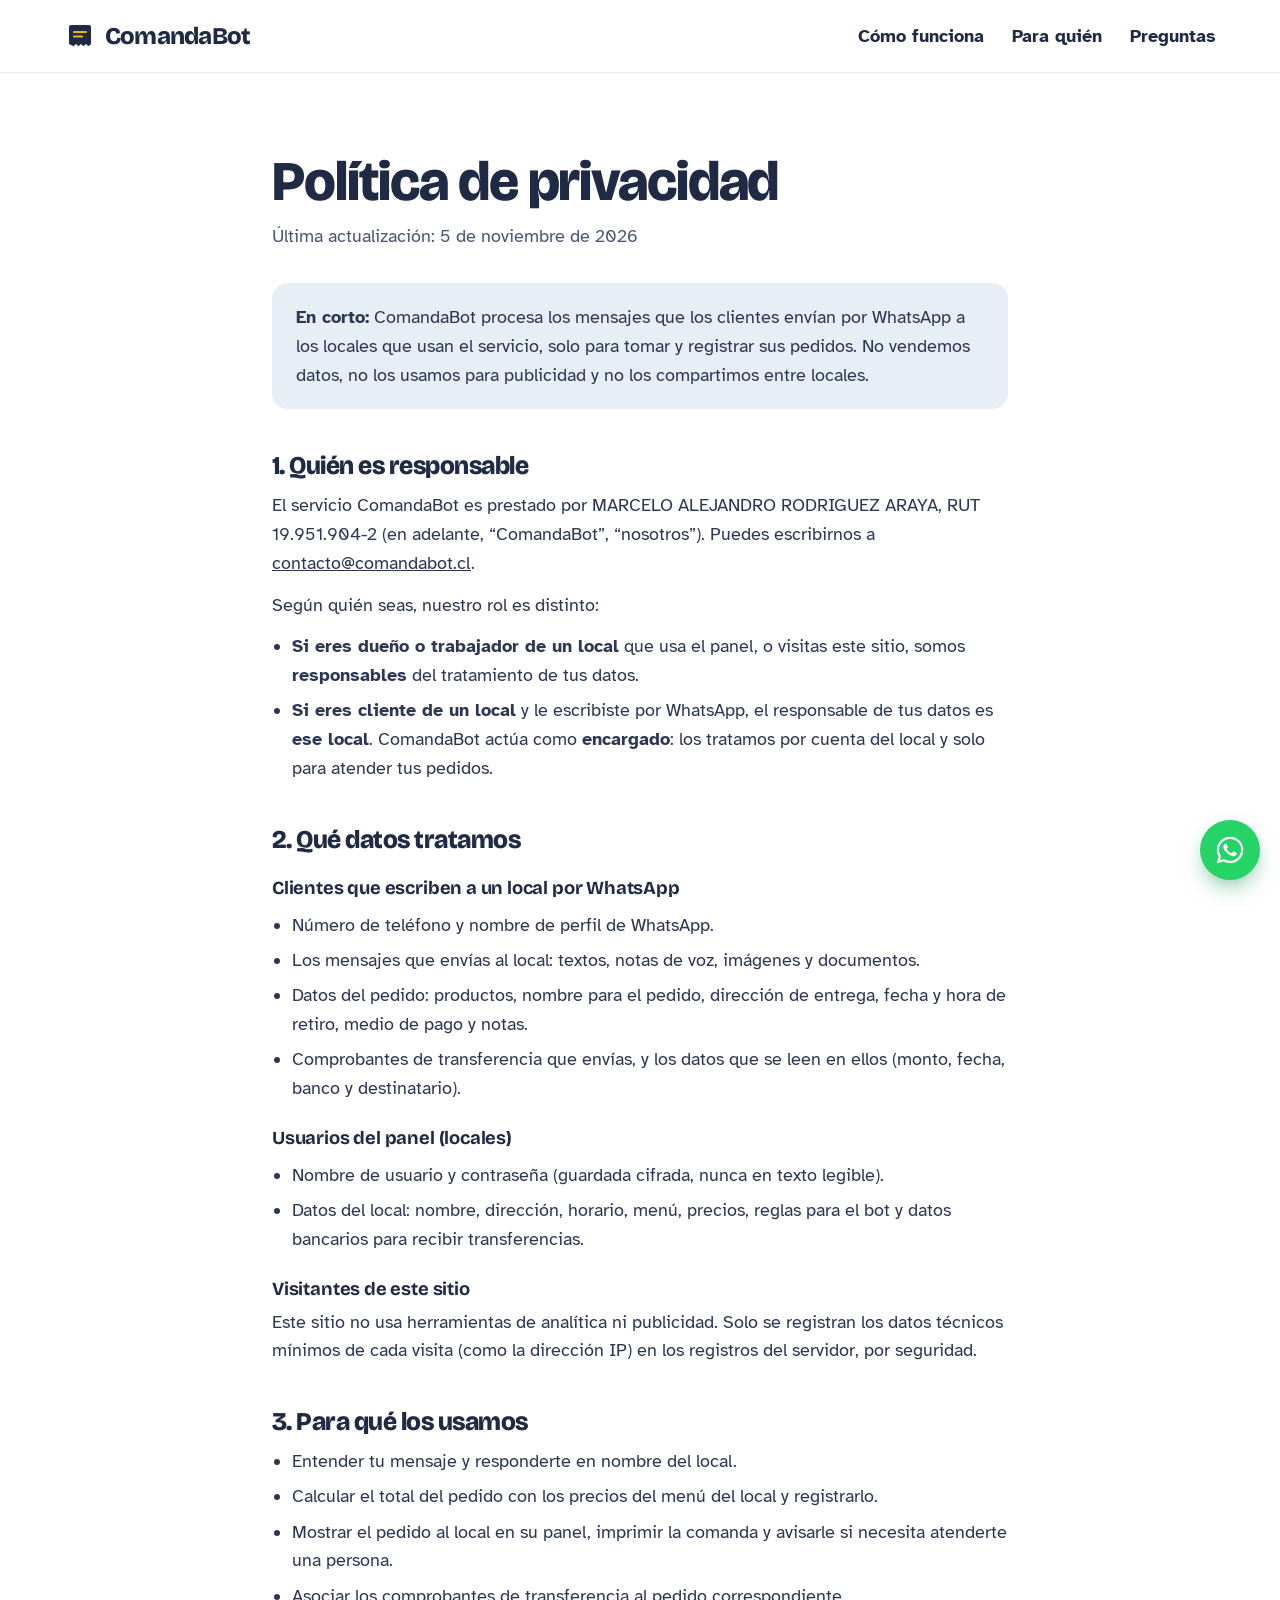
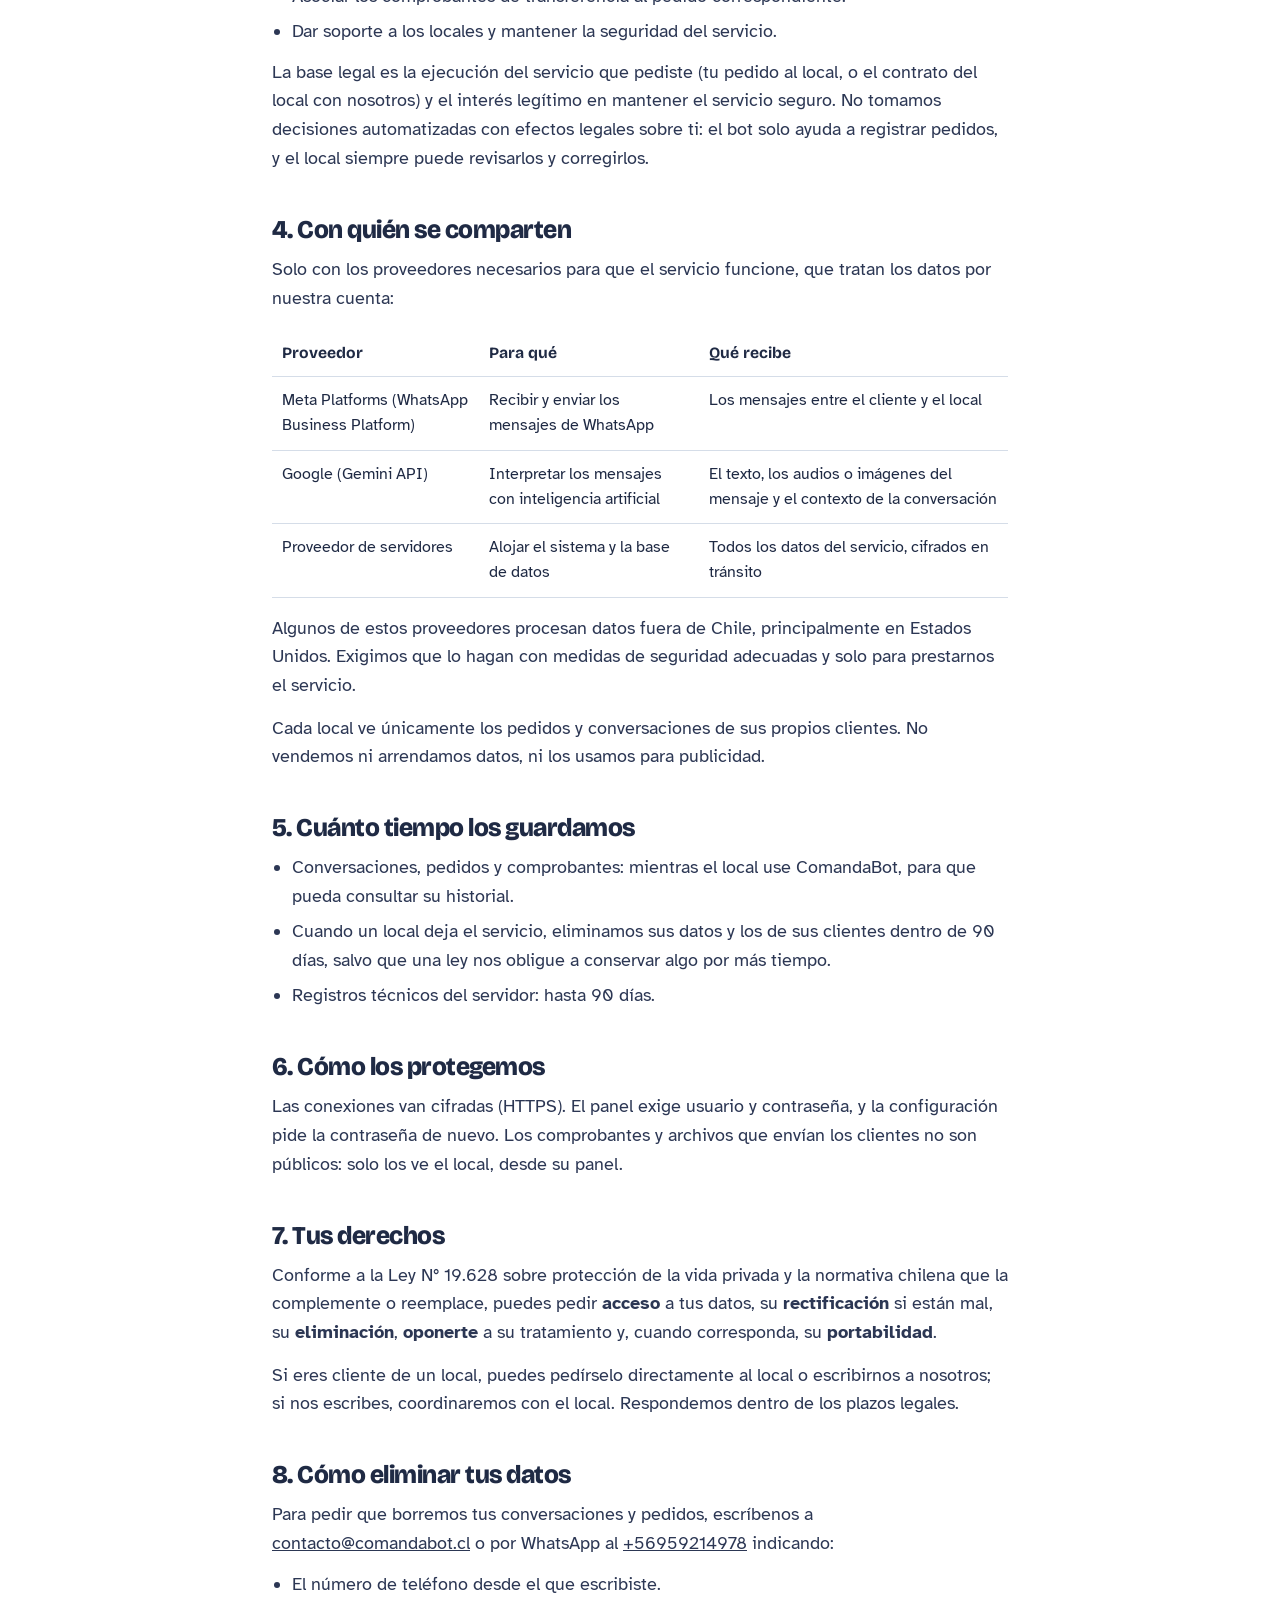
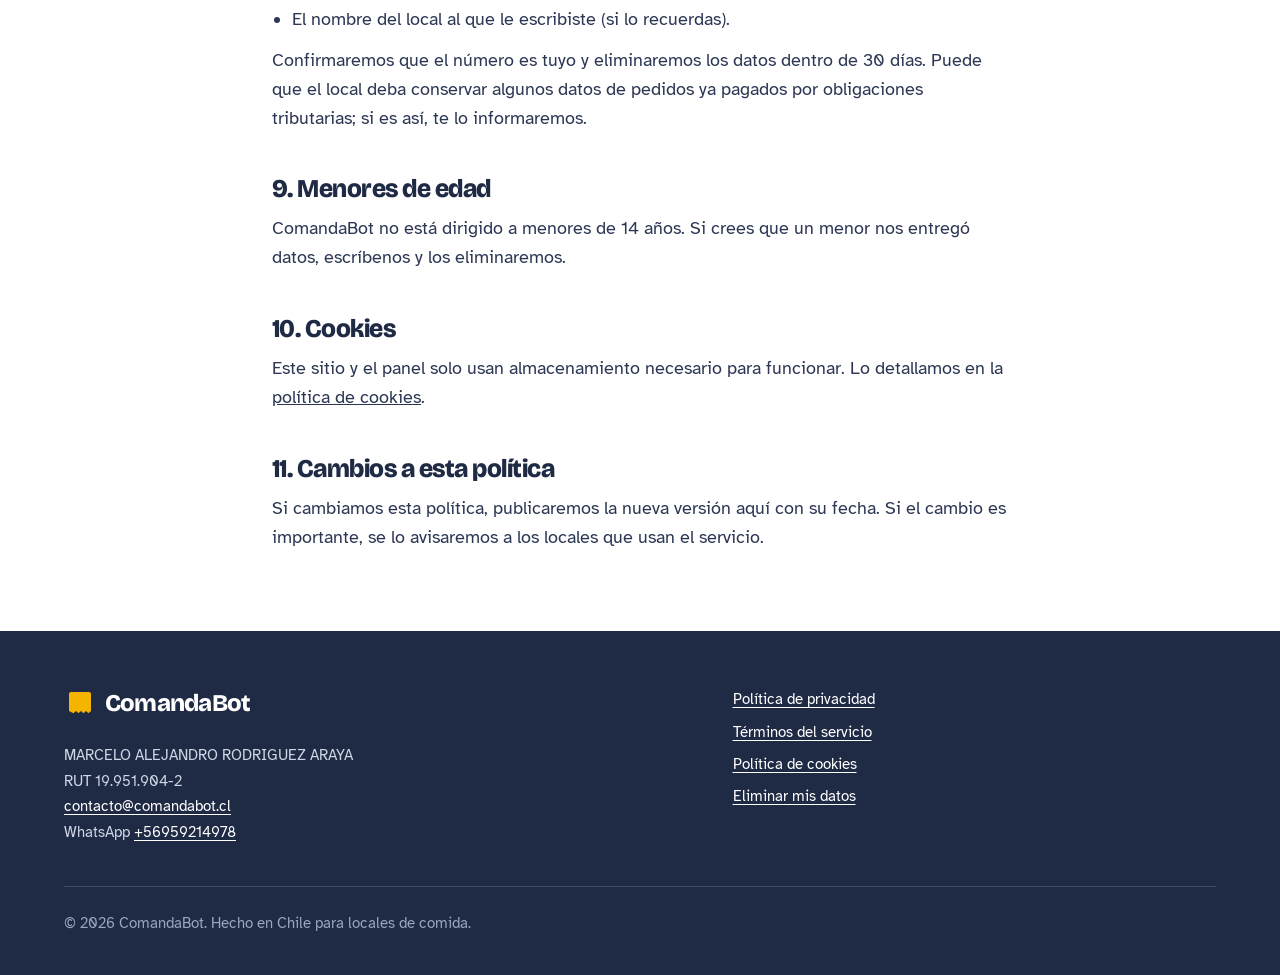
<file: privacidad/index.html>
<!DOCTYPE html>
<html lang="es-CL">
<head>
  <meta charset="utf-8">
  <meta name="viewport" content="width=device-width, initial-scale=1">
  <title>Política de privacidad · ComandaBot</title>
  <meta name="description" content="Bot de WhatsApp que toma los pedidos de tu local y los deja listos en tu cocina, con el total bien calculado.">
  <meta name="theme-color" content="#f4b400">
  <meta name="facebook-domain-verification" content="p16qas4hmqpbmih4drsxdokrvntfn4" />
  <meta property="og:title" content="ComandaBot: los pedidos de WhatsApp, directo a tu cocina">
  <meta property="og:description" content="Un bot que atiende tu WhatsApp, toma el pedido completo y lo deja listo en una pantalla para tu cocina.">
  <meta property="og:type" content="website">
  <meta property="og:url" content="https://comandabot.cl/privacidad/"><link rel="canonical" href="https://comandabot.cl/privacidad/">
  <link rel="icon" href="data:image/svg+xml,%3Csvg xmlns='http://www.w3.org/2000/svg' viewBox='0 0 32 32'%3E%3Crect width='32' height='32' rx='8' fill='%23f4b400'/%3E%3Cpath d='M8 7h16a2 2 0 0 1 2 2v13l-2.5 2-2.5-2-2.5 2-2.5-2-2.5 2-2.5-2-2 2V9a2 2 0 0 1 2-2z' fill='%231f2a44'/%3E%3Cpath d='M11 13h10M11 17h7' stroke='%23f4b400' stroke-width='2' stroke-linecap='round'/%3E%3C/svg%3E">
  <link rel="preload" href="/static/sitio/fuentes/bricolage.woff2" as="font" type="font/woff2" crossorigin>
  <link rel="stylesheet" href="/static/sitio/sitio.css">
</head>
<body>
  <a class="visualmente-oculto" href="#contenido">Saltar al contenido</a>

  <header class="encabezado encabezado-simple">
    <div class="contenedor">
      <a class="marca" href="/" aria-label="ComandaBot, inicio">
        <svg viewBox="0 0 32 32" aria-hidden="true" fill="none"><path d="M7 5h18a2 2 0 0 1 2 2v17l-2.5 2.2-2.5-2.2-2.5 2.2-2.5-2.2-2.5 2.2-2.5-2.2-2.5 2.2L5 24V7a2 2 0 0 1 2-2z" fill="currentColor"/><path d="M10 12h12M10 16.5h8" stroke="#f4b400" stroke-width="2.2" stroke-linecap="round"/></svg>

        ComandaBot
      </a>
      <nav class="navegacion" aria-label="Principal">
        <a class="ancla" href="/#como-funciona">Cómo funciona</a>
        <a class="ancla" href="/#para-quien">Para quién</a>
        <a class="ancla" href="/#preguntas">Preguntas</a>
      </nav>
    </div>
  </header>

  <main id="contenido">
<article class="legal">
  <div class="contenedor">
    <h1>Política de privacidad</h1>
    <p class="actualizado">Última actualización: 5 de noviembre de 2026</p>
    
<div class="resumen">
  <p><b>En corto:</b> ComandaBot procesa los mensajes que los clientes envían por WhatsApp a los locales que usan el servicio, solo para tomar y registrar sus pedidos. No vendemos datos, no los usamos para publicidad y no los compartimos entre locales.</p>
</div>

<h2>1. Quién es responsable</h2>
<p>El servicio ComandaBot es prestado por MARCELO ALEJANDRO RODRIGUEZ ARAYA, RUT 19.951.904-2 (en adelante, “ComandaBot”, “nosotros”). Puedes escribirnos a <a href="mailto:contacto@comandabot.cl">contacto@comandabot.cl</a>.</p>
<p>Según quién seas, nuestro rol es distinto:</p>
<ul>
  <li><b>Si eres dueño o trabajador de un local</b> que usa el panel, o visitas este sitio, somos <b>responsables</b> del tratamiento de tus datos.</li>
  <li><b>Si eres cliente de un local</b> y le escribiste por WhatsApp, el responsable de tus datos es <b>ese local</b>. ComandaBot actúa como <b>encargado</b>: los tratamos por cuenta del local y solo para atender tus pedidos.</li>
</ul>

<h2>2. Qué datos tratamos</h2>
<h3>Clientes que escriben a un local por WhatsApp</h3>
<ul>
  <li>Número de teléfono y nombre de perfil de WhatsApp.</li>
  <li>Los mensajes que envías al local: textos, notas de voz, imágenes y documentos.</li>
  <li>Datos del pedido: productos, nombre para el pedido, dirección de entrega, fecha y hora de retiro, medio de pago y notas.</li>
  <li>Comprobantes de transferencia que envías, y los datos que se leen en ellos (monto, fecha, banco y destinatario).</li>
</ul>
<h3>Usuarios del panel (locales)</h3>
<ul>
  <li>Nombre de usuario y contraseña (guardada cifrada, nunca en texto legible).</li>
  <li>Datos del local: nombre, dirección, horario, menú, precios, reglas para el bot y datos bancarios para recibir transferencias.</li>
</ul>
<h3>Visitantes de este sitio</h3>
<p>Este sitio no usa herramientas de analítica ni publicidad. Solo se registran los datos técnicos mínimos de cada visita (como la dirección IP) en los registros del servidor, por seguridad.</p>

<h2>3. Para qué los usamos</h2>
<ul>
  <li>Entender tu mensaje y responderte en nombre del local.</li>
  <li>Calcular el total del pedido con los precios del menú del local y registrarlo.</li>
  <li>Mostrar el pedido al local en su panel, imprimir la comanda y avisarle si necesita atenderte una persona.</li>
  <li>Asociar los comprobantes de transferencia al pedido correspondiente.</li>
  <li>Dar soporte a los locales y mantener la seguridad del servicio.</li>
</ul>
<p>La base legal es la ejecución del servicio que pediste (tu pedido al local, o el contrato del local con nosotros) y el interés legítimo en mantener el servicio seguro. No tomamos decisiones automatizadas con efectos legales sobre ti: el bot solo ayuda a registrar pedidos, y el local siempre puede revisarlos y corregirlos.</p>

<h2>4. Con quién se comparten</h2>
<p>Solo con los proveedores necesarios para que el servicio funcione, que tratan los datos por nuestra cuenta:</p>
<div class="tabla-scroll">
<table>
  <thead><tr><th>Proveedor</th><th>Para qué</th><th>Qué recibe</th></tr></thead>
  <tbody>
    <tr><td>Meta Platforms (WhatsApp Business Platform)</td><td>Recibir y enviar los mensajes de WhatsApp</td><td>Los mensajes entre el cliente y el local</td></tr>
    <tr><td>Google (Gemini API)</td><td>Interpretar los mensajes con inteligencia artificial</td><td>El texto, los audios o imágenes del mensaje y el contexto de la conversación</td></tr>
    <tr><td>Proveedor de servidores</td><td>Alojar el sistema y la base de datos</td><td>Todos los datos del servicio, cifrados en tránsito</td></tr>
  </tbody>
</table>
</div>
<p>Algunos de estos proveedores procesan datos fuera de Chile, principalmente en Estados Unidos. Exigimos que lo hagan con medidas de seguridad adecuadas y solo para prestarnos el servicio.</p>
<p>Cada local ve únicamente los pedidos y conversaciones de sus propios clientes. No vendemos ni arrendamos datos, ni los usamos para publicidad.</p>

<h2>5. Cuánto tiempo los guardamos</h2>
<ul>
  <li>Conversaciones, pedidos y comprobantes: mientras el local use ComandaBot, para que pueda consultar su historial.</li>
  <li>Cuando un local deja el servicio, eliminamos sus datos y los de sus clientes dentro de 90 días, salvo que una ley nos obligue a conservar algo por más tiempo.</li>
  <li>Registros técnicos del servidor: hasta 90 días.</li>
</ul>

<h2>6. Cómo los protegemos</h2>
<p>Las conexiones van cifradas (HTTPS). El panel exige usuario y contraseña, y la configuración pide la contraseña de nuevo. Los comprobantes y archivos que envían los clientes no son públicos: solo los ve el local, desde su panel.</p>

<h2>7. Tus derechos</h2>
<p>Conforme a la Ley N° 19.628 sobre protección de la vida privada y la normativa chilena que la complemente o reemplace, puedes pedir <b>acceso</b> a tus datos, su <b>rectificación</b> si están mal, su <b>eliminación</b>, <b>oponerte</b> a su tratamiento y, cuando corresponda, su <b>portabilidad</b>.</p>
<p>Si eres cliente de un local, puedes pedírselo directamente al local o escribirnos a nosotros; si nos escribes, coordinaremos con el local. Respondemos dentro de los plazos legales.</p>

<h2 id="eliminar-datos">8. Cómo eliminar tus datos</h2>
<p>Para pedir que borremos tus conversaciones y pedidos, escríbenos a <a href="mailto:contacto@comandabot.cl">contacto@comandabot.cl</a> o por WhatsApp al <a href="https://wa.me/56959214978?text=Hola%2C%20quiero%20saber%20m%C3%A1s%20de%20ComandaBot%20para%20mi%20local.">+56959214978</a> indicando:</p>
<ul>
  <li>El número de teléfono desde el que escribiste.</li>
  <li>El nombre del local al que le escribiste (si lo recuerdas).</li>
</ul>
<p>Confirmaremos que el número es tuyo y eliminaremos los datos dentro de 30 días. Puede que el local deba conservar algunos datos de pedidos ya pagados por obligaciones tributarias; si es así, te lo informaremos.</p>

<h2>9. Menores de edad</h2>
<p>ComandaBot no está dirigido a menores de 14 años. Si crees que un menor nos entregó datos, escríbenos y los eliminaremos.</p>

<h2>10. Cookies</h2>
<p>Este sitio y el panel solo usan almacenamiento necesario para funcionar. Lo detallamos en la <a href="/cookies/">política de cookies</a>.</p>

<h2>11. Cambios a esta política</h2>
<p>Si cambiamos esta política, publicaremos la nueva versión aquí con su fecha. Si el cambio es importante, se lo avisaremos a los locales que usan el servicio.</p>

  </div>
</article>
</main>

  <footer class="pie">
    <div class="contenedor">
      <div>
        <a class="marca" href="/"><svg viewBox="0 0 32 32" aria-hidden="true" fill="none"><path d="M7 5h18a2 2 0 0 1 2 2v17l-2.5 2.2-2.5-2.2-2.5 2.2-2.5-2.2-2.5 2.2-2.5-2.2-2.5 2.2L5 24V7a2 2 0 0 1 2-2z" fill="currentColor"/><path d="M10 12h12M10 16.5h8" stroke="#f4b400" stroke-width="2.2" stroke-linecap="round"/></svg>
 ComandaBot</a>
        <address>
          MARCELO ALEJANDRO RODRIGUEZ ARAYA<br>
          RUT 19.951.904-2<br>
          
          <a href="mailto:contacto@comandabot.cl">contacto@comandabot.cl</a>
          <br>WhatsApp <a href="https://wa.me/56959214978?text=Hola%2C%20quiero%20saber%20m%C3%A1s%20de%20ComandaBot%20para%20mi%20local.">+56959214978</a>
        </address>
      </div>
      <nav aria-label="Legal">
        <ul>
          <li><a href="/privacidad/">Política de privacidad</a></li>
          <li><a href="/terminos/">Términos del servicio</a></li>
          <li><a href="/cookies/">Política de cookies</a></li>
          <li><a href="/privacidad/#eliminar-datos">Eliminar mis datos</a></li>
        </ul>
      </nav>
      <p class="derechos">© 2026 ComandaBot. Hecho en Chile para locales de comida.</p>
    </div>
  </footer>

  
  <a class="whatsapp-flotante" href="https://wa.me/56959214978?text=Hola%2C%20quiero%20saber%20m%C3%A1s%20de%20ComandaBot%20para%20mi%20local." target="_blank" rel="noopener" aria-label="Escríbenos por WhatsApp">
    <svg viewBox="0 0 24 24" aria-hidden="true" fill="currentColor"><path d="M12.04 2C6.58 2 2.13 6.45 2.13 11.91c0 1.75.46 3.45 1.32 4.95L2.05 22l5.25-1.38a9.9 9.9 0 0 0 4.74 1.21h.01c5.46 0 9.91-4.45 9.91-9.91 0-2.65-1.03-5.14-2.9-7.01A9.82 9.82 0 0 0 12.04 2zm0 18.15h-.01a8.23 8.23 0 0 1-4.2-1.15l-.3-.18-3.12.82.83-3.04-.2-.31a8.2 8.2 0 0 1-1.26-4.38c0-4.54 3.7-8.24 8.25-8.24 2.2 0 4.27.86 5.83 2.42a8.18 8.18 0 0 1 2.41 5.83c0 4.54-3.7 8.23-8.23 8.23zm4.52-6.16c-.25-.12-1.47-.72-1.69-.81-.23-.08-.39-.12-.56.13-.16.24-.64.8-.78.97-.15.16-.29.18-.54.06-.25-.12-1.05-.39-1.99-1.23-.74-.66-1.23-1.47-1.38-1.72-.14-.25-.02-.38.11-.51.11-.11.25-.29.37-.43.13-.15.17-.25.25-.42.08-.16.04-.31-.02-.43-.06-.12-.56-1.34-.76-1.84-.2-.48-.41-.42-.56-.43h-.48c-.17 0-.43.06-.66.31-.22.25-.86.85-.86 2.07 0 1.22.89 2.4 1.01 2.56.12.17 1.75 2.67 4.23 3.74.59.26 1.05.41 1.41.52.59.19 1.13.16 1.56.1.48-.07 1.47-.6 1.67-1.18.21-.58.21-1.07.15-1.18-.06-.1-.23-.16-.48-.28z"/></svg>

  </a>
  
  
</body>
</html>
</file>
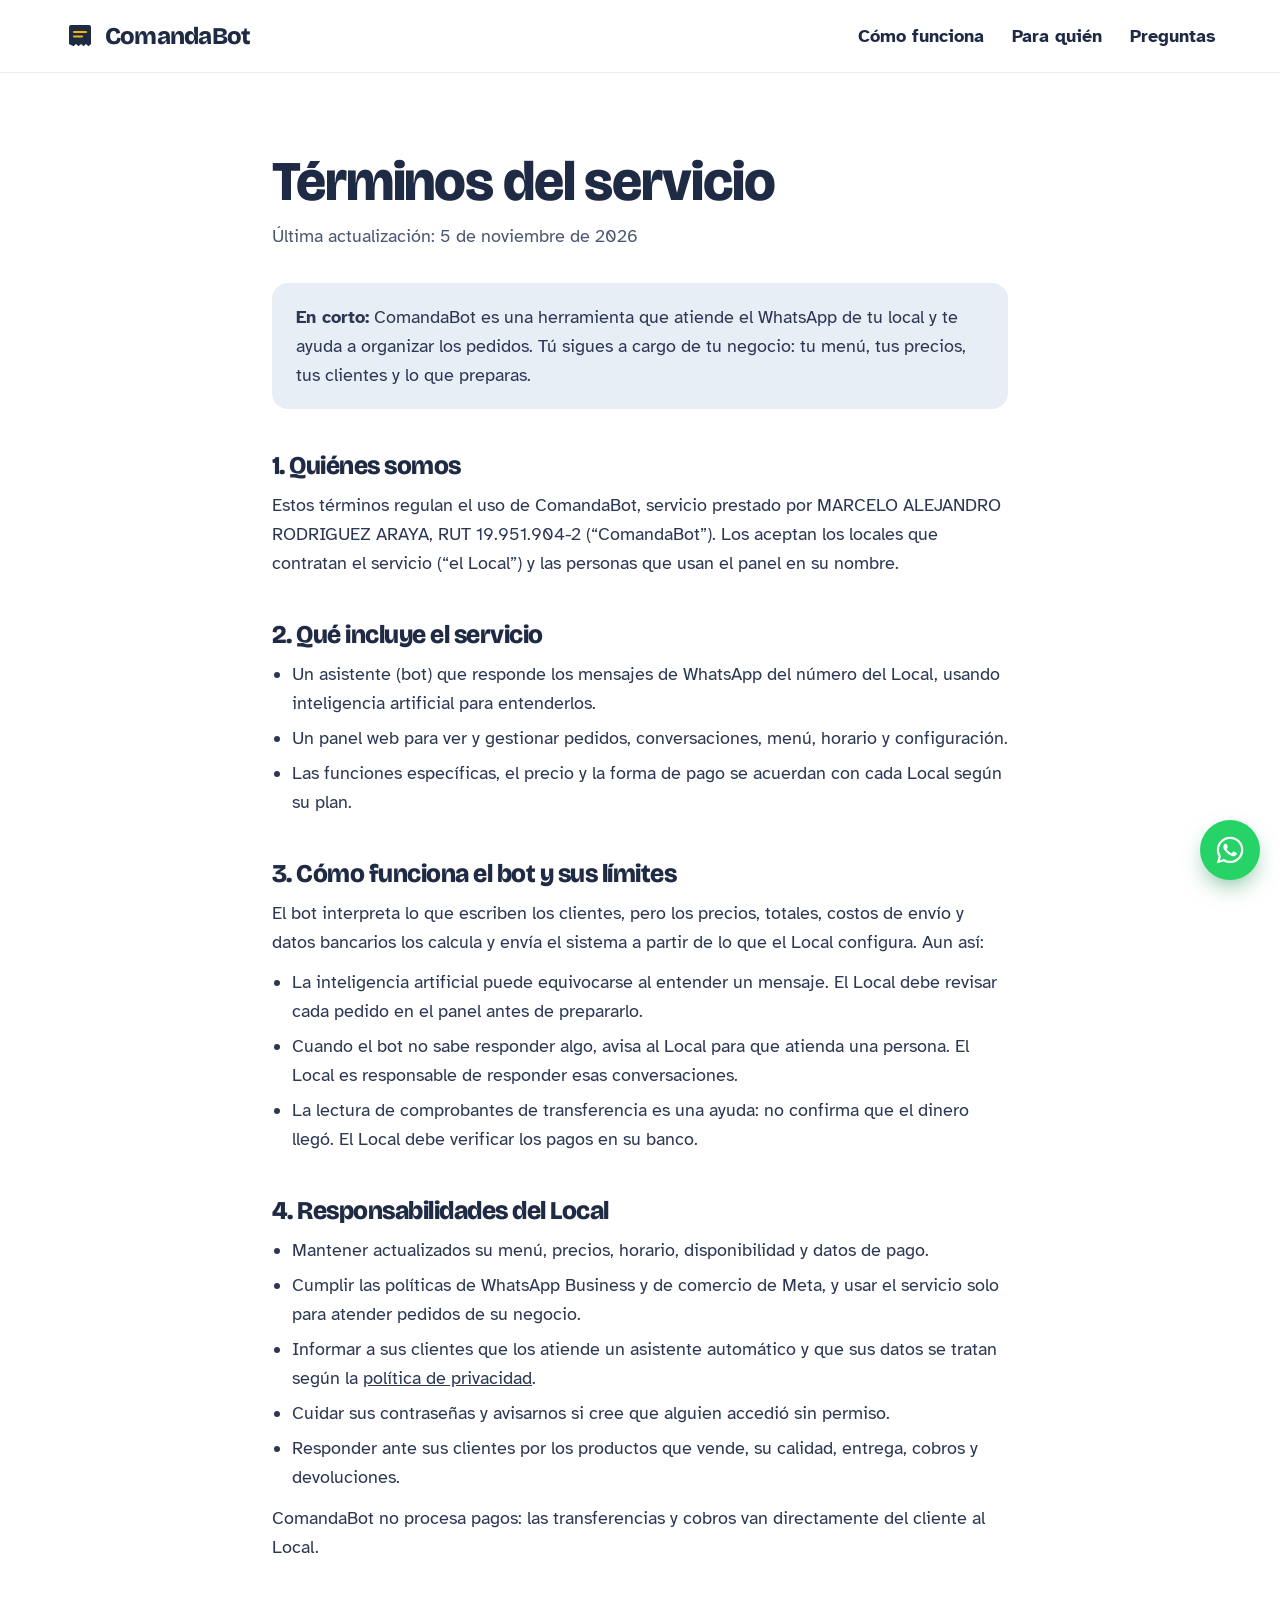
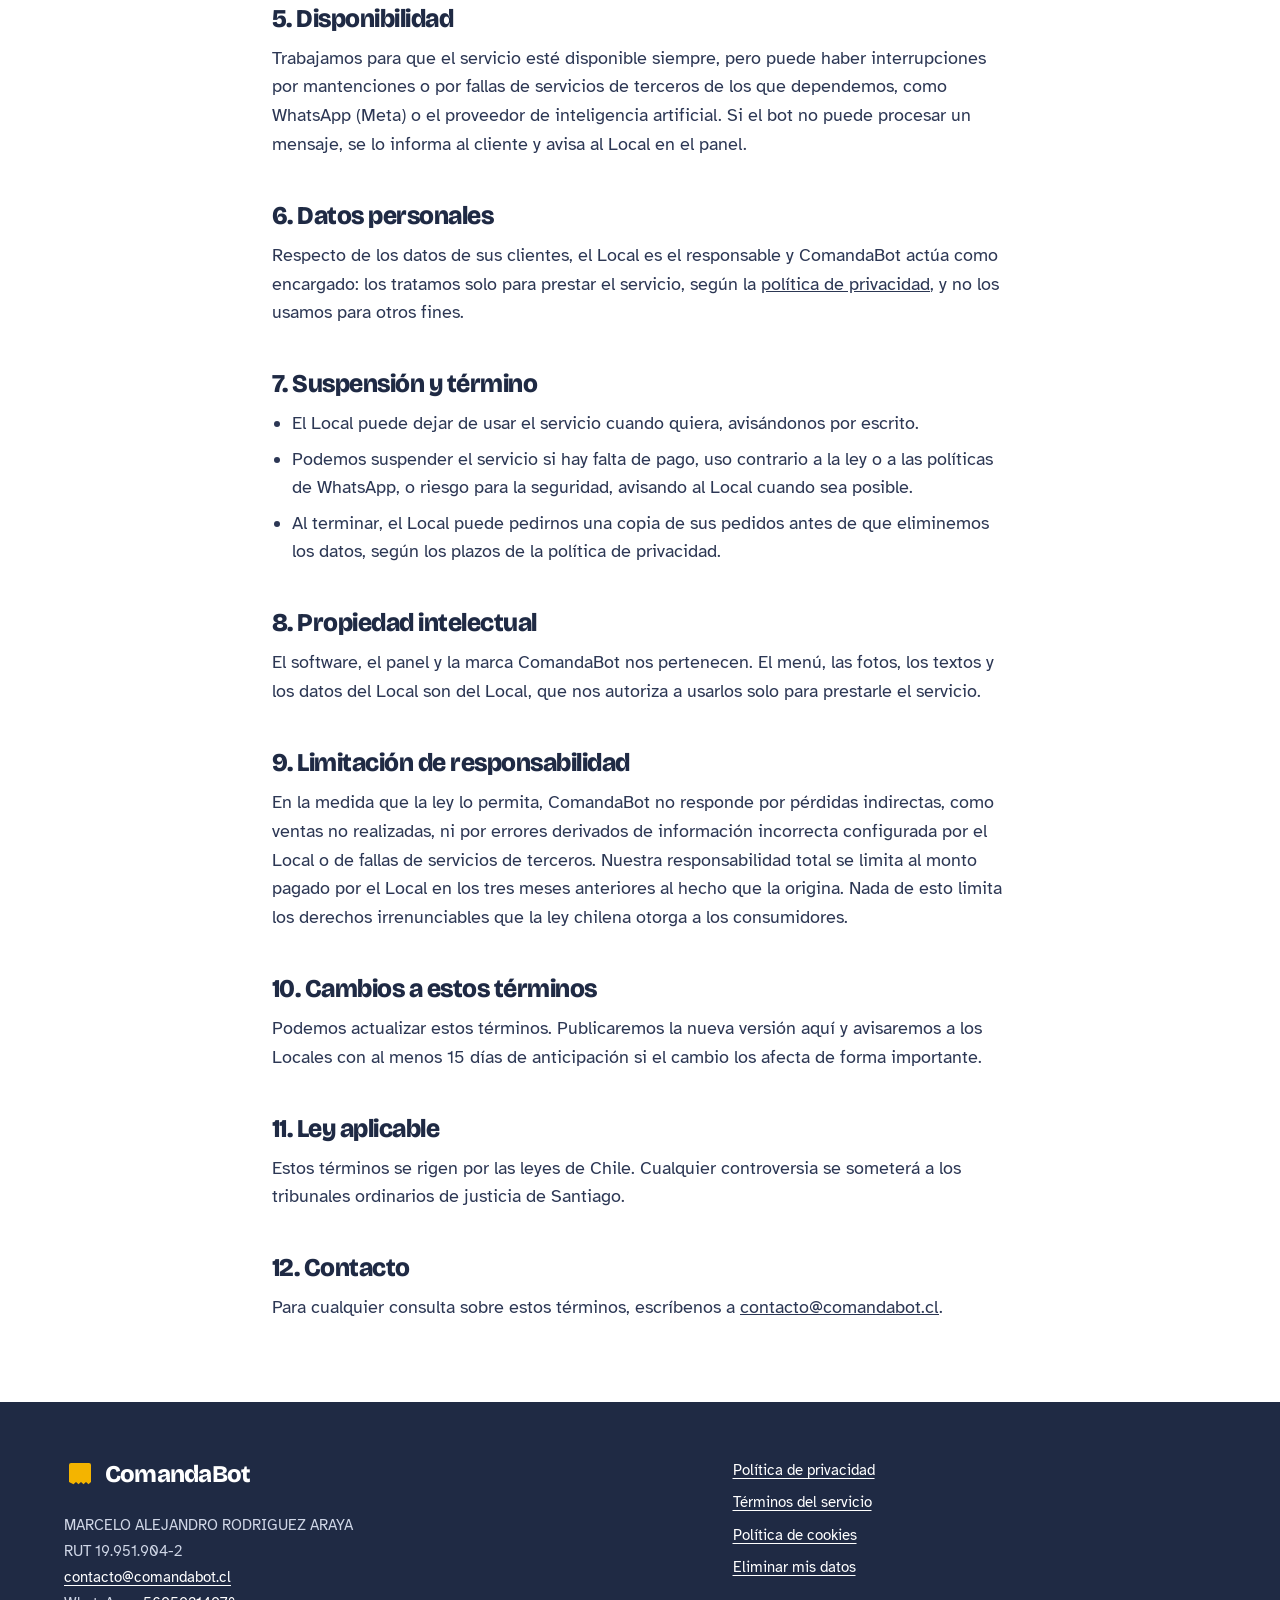
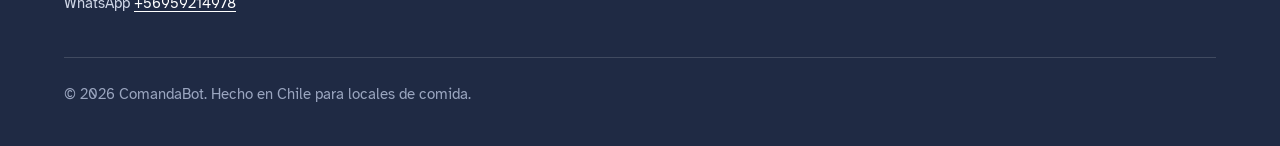
<file: terminos/index.html>
<!DOCTYPE html>
<html lang="es-CL">
<head>
  <meta charset="utf-8">
  <meta name="viewport" content="width=device-width, initial-scale=1">
  <title>Términos del servicio · ComandaBot</title>
  <meta name="description" content="Bot de WhatsApp que toma los pedidos de tu local y los deja listos en tu cocina, con el total bien calculado.">
  <meta name="theme-color" content="#f4b400">
  <meta name="facebook-domain-verification" content="p16qas4hmqpbmih4drsxdokrvntfn4" />
  <meta property="og:title" content="ComandaBot: los pedidos de WhatsApp, directo a tu cocina">
  <meta property="og:description" content="Un bot que atiende tu WhatsApp, toma el pedido completo y lo deja listo en una pantalla para tu cocina.">
  <meta property="og:type" content="website">
  <meta property="og:url" content="https://comandabot.cl/terminos/"><link rel="canonical" href="https://comandabot.cl/terminos/">
  <link rel="icon" href="data:image/svg+xml,%3Csvg xmlns='http://www.w3.org/2000/svg' viewBox='0 0 32 32'%3E%3Crect width='32' height='32' rx='8' fill='%23f4b400'/%3E%3Cpath d='M8 7h16a2 2 0 0 1 2 2v13l-2.5 2-2.5-2-2.5 2-2.5-2-2.5 2-2.5-2-2 2V9a2 2 0 0 1 2-2z' fill='%231f2a44'/%3E%3Cpath d='M11 13h10M11 17h7' stroke='%23f4b400' stroke-width='2' stroke-linecap='round'/%3E%3C/svg%3E">
  <link rel="preload" href="/static/sitio/fuentes/bricolage.woff2" as="font" type="font/woff2" crossorigin>
  <link rel="stylesheet" href="/static/sitio/sitio.css">
</head>
<body>
  <a class="visualmente-oculto" href="#contenido">Saltar al contenido</a>

  <header class="encabezado encabezado-simple">
    <div class="contenedor">
      <a class="marca" href="/" aria-label="ComandaBot, inicio">
        <svg viewBox="0 0 32 32" aria-hidden="true" fill="none"><path d="M7 5h18a2 2 0 0 1 2 2v17l-2.5 2.2-2.5-2.2-2.5 2.2-2.5-2.2-2.5 2.2-2.5-2.2-2.5 2.2L5 24V7a2 2 0 0 1 2-2z" fill="currentColor"/><path d="M10 12h12M10 16.5h8" stroke="#f4b400" stroke-width="2.2" stroke-linecap="round"/></svg>

        ComandaBot
      </a>
      <nav class="navegacion" aria-label="Principal">
        <a class="ancla" href="/#como-funciona">Cómo funciona</a>
        <a class="ancla" href="/#para-quien">Para quién</a>
        <a class="ancla" href="/#preguntas">Preguntas</a>
      </nav>
    </div>
  </header>

  <main id="contenido">
<article class="legal">
  <div class="contenedor">
    <h1>Términos del servicio</h1>
    <p class="actualizado">Última actualización: 5 de noviembre de 2026</p>
    
<div class="resumen">
  <p><b>En corto:</b> ComandaBot es una herramienta que atiende el WhatsApp de tu local y te ayuda a organizar los pedidos. Tú sigues a cargo de tu negocio: tu menú, tus precios, tus clientes y lo que preparas.</p>
</div>

<h2>1. Quiénes somos</h2>
<p>Estos términos regulan el uso de ComandaBot, servicio prestado por MARCELO ALEJANDRO RODRIGUEZ ARAYA, RUT 19.951.904-2 (“ComandaBot”). Los aceptan los locales que contratan el servicio (“el Local”) y las personas que usan el panel en su nombre.</p>

<h2>2. Qué incluye el servicio</h2>
<ul>
  <li>Un asistente (bot) que responde los mensajes de WhatsApp del número del Local, usando inteligencia artificial para entenderlos.</li>
  <li>Un panel web para ver y gestionar pedidos, conversaciones, menú, horario y configuración.</li>
  <li>Las funciones específicas, el precio y la forma de pago se acuerdan con cada Local según su plan.</li>
</ul>

<h2>3. Cómo funciona el bot y sus límites</h2>
<p>El bot interpreta lo que escriben los clientes, pero los precios, totales, costos de envío y datos bancarios los calcula y envía el sistema a partir de lo que el Local configura. Aun así:</p>
<ul>
  <li>La inteligencia artificial puede equivocarse al entender un mensaje. El Local debe revisar cada pedido en el panel antes de prepararlo.</li>
  <li>Cuando el bot no sabe responder algo, avisa al Local para que atienda una persona. El Local es responsable de responder esas conversaciones.</li>
  <li>La lectura de comprobantes de transferencia es una ayuda: no confirma que el dinero llegó. El Local debe verificar los pagos en su banco.</li>
</ul>

<h2>4. Responsabilidades del Local</h2>
<ul>
  <li>Mantener actualizados su menú, precios, horario, disponibilidad y datos de pago.</li>
  <li>Cumplir las políticas de WhatsApp Business y de comercio de Meta, y usar el servicio solo para atender pedidos de su negocio.</li>
  <li>Informar a sus clientes que los atiende un asistente automático y que sus datos se tratan según la <a href="/privacidad/">política de privacidad</a>.</li>
  <li>Cuidar sus contraseñas y avisarnos si cree que alguien accedió sin permiso.</li>
  <li>Responder ante sus clientes por los productos que vende, su calidad, entrega, cobros y devoluciones.</li>
</ul>
<p>ComandaBot no procesa pagos: las transferencias y cobros van directamente del cliente al Local.</p>

<h2>5. Disponibilidad</h2>
<p>Trabajamos para que el servicio esté disponible siempre, pero puede haber interrupciones por mantenciones o por fallas de servicios de terceros de los que dependemos, como WhatsApp (Meta) o el proveedor de inteligencia artificial. Si el bot no puede procesar un mensaje, se lo informa al cliente y avisa al Local en el panel.</p>

<h2>6. Datos personales</h2>
<p>Respecto de los datos de sus clientes, el Local es el responsable y ComandaBot actúa como encargado: los tratamos solo para prestar el servicio, según la <a href="/privacidad/">política de privacidad</a>, y no los usamos para otros fines.</p>

<h2>7. Suspensión y término</h2>
<ul>
  <li>El Local puede dejar de usar el servicio cuando quiera, avisándonos por escrito.</li>
  <li>Podemos suspender el servicio si hay falta de pago, uso contrario a la ley o a las políticas de WhatsApp, o riesgo para la seguridad, avisando al Local cuando sea posible.</li>
  <li>Al terminar, el Local puede pedirnos una copia de sus pedidos antes de que eliminemos los datos, según los plazos de la política de privacidad.</li>
</ul>

<h2>8. Propiedad intelectual</h2>
<p>El software, el panel y la marca ComandaBot nos pertenecen. El menú, las fotos, los textos y los datos del Local son del Local, que nos autoriza a usarlos solo para prestarle el servicio.</p>

<h2>9. Limitación de responsabilidad</h2>
<p>En la medida que la ley lo permita, ComandaBot no responde por pérdidas indirectas, como ventas no realizadas, ni por errores derivados de información incorrecta configurada por el Local o de fallas de servicios de terceros. Nuestra responsabilidad total se limita al monto pagado por el Local en los tres meses anteriores al hecho que la origina. Nada de esto limita los derechos irrenunciables que la ley chilena otorga a los consumidores.</p>

<h2>10. Cambios a estos términos</h2>
<p>Podemos actualizar estos términos. Publicaremos la nueva versión aquí y avisaremos a los Locales con al menos 15 días de anticipación si el cambio los afecta de forma importante.</p>

<h2>11. Ley aplicable</h2>
<p>Estos términos se rigen por las leyes de Chile. Cualquier controversia se someterá a los tribunales ordinarios de justicia de Santiago.</p>

<h2>12. Contacto</h2>
<p>Para cualquier consulta sobre estos términos, escríbenos a <a href="mailto:contacto@comandabot.cl">contacto@comandabot.cl</a>.</p>

  </div>
</article>
</main>

  <footer class="pie">
    <div class="contenedor">
      <div>
        <a class="marca" href="/"><svg viewBox="0 0 32 32" aria-hidden="true" fill="none"><path d="M7 5h18a2 2 0 0 1 2 2v17l-2.5 2.2-2.5-2.2-2.5 2.2-2.5-2.2-2.5 2.2-2.5-2.2-2.5 2.2L5 24V7a2 2 0 0 1 2-2z" fill="currentColor"/><path d="M10 12h12M10 16.5h8" stroke="#f4b400" stroke-width="2.2" stroke-linecap="round"/></svg>
 ComandaBot</a>
        <address>
          MARCELO ALEJANDRO RODRIGUEZ ARAYA<br>
          RUT 19.951.904-2<br>
          
          <a href="mailto:contacto@comandabot.cl">contacto@comandabot.cl</a>
          <br>WhatsApp <a href="https://wa.me/56959214978?text=Hola%2C%20quiero%20saber%20m%C3%A1s%20de%20ComandaBot%20para%20mi%20local.">+56959214978</a>
        </address>
      </div>
      <nav aria-label="Legal">
        <ul>
          <li><a href="/privacidad/">Política de privacidad</a></li>
          <li><a href="/terminos/">Términos del servicio</a></li>
          <li><a href="/cookies/">Política de cookies</a></li>
          <li><a href="/privacidad/#eliminar-datos">Eliminar mis datos</a></li>
        </ul>
      </nav>
      <p class="derechos">© 2026 ComandaBot. Hecho en Chile para locales de comida.</p>
    </div>
  </footer>

  
  <a class="whatsapp-flotante" href="https://wa.me/56959214978?text=Hola%2C%20quiero%20saber%20m%C3%A1s%20de%20ComandaBot%20para%20mi%20local." target="_blank" rel="noopener" aria-label="Escríbenos por WhatsApp">
    <svg viewBox="0 0 24 24" aria-hidden="true" fill="currentColor"><path d="M12.04 2C6.58 2 2.13 6.45 2.13 11.91c0 1.75.46 3.45 1.32 4.95L2.05 22l5.25-1.38a9.9 9.9 0 0 0 4.74 1.21h.01c5.46 0 9.91-4.45 9.91-9.91 0-2.65-1.03-5.14-2.9-7.01A9.82 9.82 0 0 0 12.04 2zm0 18.15h-.01a8.23 8.23 0 0 1-4.2-1.15l-.3-.18-3.12.82.83-3.04-.2-.31a8.2 8.2 0 0 1-1.26-4.38c0-4.54 3.7-8.24 8.25-8.24 2.2 0 4.27.86 5.83 2.42a8.18 8.18 0 0 1 2.41 5.83c0 4.54-3.7 8.23-8.23 8.23zm4.52-6.16c-.25-.12-1.47-.72-1.69-.81-.23-.08-.39-.12-.56.13-.16.24-.64.8-.78.97-.15.16-.29.18-.54.06-.25-.12-1.05-.39-1.99-1.23-.74-.66-1.23-1.47-1.38-1.72-.14-.25-.02-.38.11-.51.11-.11.25-.29.37-.43.13-.15.17-.25.25-.42.08-.16.04-.31-.02-.43-.06-.12-.56-1.34-.76-1.84-.2-.48-.41-.42-.56-.43h-.48c-.17 0-.43.06-.66.31-.22.25-.86.85-.86 2.07 0 1.22.89 2.4 1.01 2.56.12.17 1.75 2.67 4.23 3.74.59.26 1.05.41 1.41.52.59.19 1.13.16 1.56.1.48-.07 1.47-.6 1.67-1.18.21-.58.21-1.07.15-1.18-.06-.1-.23-.16-.48-.28z"/></svg>

  </a>
  
  
</body>
</html>
</file>
<file: static/sitio/sitio.css>
/* ComandaBot · sitio público
   Idea: el pedido de WhatsApp se convierte en la comanda de cocina.
   Paleta: tinta de lápiz pasta, mostaza de letrero de fuente de soda, papel de ticket. */

@font-face { font-family: "Bricolage"; src: url("fuentes/bricolage.woff2") format("woff2"); font-weight: 200 800; font-display: swap; }
@font-face { font-family: "Atkinson"; src: url("fuentes/atkinson-400.woff2") format("woff2"); font-weight: 400; font-display: swap; }
@font-face { font-family: "Atkinson"; src: url("fuentes/atkinson-700.woff2") format("woff2"); font-weight: 700; font-display: swap; }
@font-face { font-family: "Ticket"; src: url("fuentes/plexmono-500.woff2") format("woff2"); font-weight: 500; font-display: swap; }

:root {
  --tinta: #1f2a44;
  --tinta-suave: #4a5672;
  --mostaza: #f4b400;
  --mostaza-clara: #ffe08a;
  --papel: #ffffff;
  --azulejo: #e8eef6;
  --tomate: #e0452b;
  --whatsapp: #25d366;
  --whatsapp-oscuro: #128c4b;

  --display: "Bricolage", "Arial Narrow", system-ui, sans-serif;
  --texto: "Atkinson", system-ui, -apple-system, "Segoe UI", sans-serif;
  --ticket: "Ticket", ui-monospace, "Courier New", monospace;

  --ancho: 72rem;
  --margen: clamp(1.25rem, 4vw, 2.5rem);
}

*, *::before, *::after { box-sizing: border-box; }
html { scroll-behavior: smooth; scroll-padding-top: 5rem; }
body {
  margin: 0;
  font-family: var(--texto);
  font-size: 1.125rem;
  line-height: 1.6;
  color: var(--tinta);
  background: var(--papel);
  -webkit-font-smoothing: antialiased;
}
img, svg { display: block; max-width: 100%; }
a { color: inherit; }
:focus-visible { outline: 3px solid var(--tinta); outline-offset: 3px; border-radius: 4px; }
.contenedor { width: min(100% - 2 * var(--margen), var(--ancho)); margin-inline: auto; }
.visualmente-oculto { position: absolute; width: 1px; height: 1px; overflow: hidden; clip: rect(0 0 0 0); white-space: nowrap; }

/* Titulares: grotesca con aire de letrero, apretada y grande */
h1, h2, h3 { font-family: var(--display); line-height: 1.02; letter-spacing: -0.02em; margin: 0; text-wrap: balance; }
h1 { font-size: clamp(2.6rem, 6.4vw, 5.25rem); font-weight: 800; font-variation-settings: "opsz" 96; }
h2 { font-size: clamp(2rem, 4.2vw, 3.25rem); font-weight: 800; font-variation-settings: "opsz" 72; }
h3 { font-size: 1.35rem; font-weight: 700; letter-spacing: -0.01em; line-height: 1.2; }
p { margin: 0; }
.bajada { font-size: clamp(1.15rem, 1.6vw, 1.35rem); max-width: 34em; color: var(--tinta-suave); }

/* Botones */
.boton {
  display: inline-flex; align-items: center; justify-content: center; gap: 0.6rem;
  min-height: 3.5rem; padding: 0 1.6rem;
  font: 700 1.1rem/1 var(--texto); text-decoration: none;
  border-radius: 999px; border: 2px solid transparent; cursor: pointer;
  transition: transform 0.15s ease, background-color 0.15s ease;
}
.boton:active { transform: scale(0.97); }
.boton-whatsapp { background: var(--whatsapp-oscuro); color: #fff; }
.boton-whatsapp:hover { background: #0e7a40; }
.boton-whatsapp svg { width: 1.4rem; height: 1.4rem; }
.boton-borde { border-color: var(--tinta); color: var(--tinta); background: transparent; }
.boton-borde:hover { background: var(--tinta); color: #fff; }

/* Encabezado */
.encabezado { position: sticky; top: 0; z-index: 20; background: var(--mostaza); }
.encabezado .contenedor { display: flex; align-items: center; justify-content: space-between; gap: 1rem; min-height: 4.5rem; }
.marca { display: inline-flex; align-items: center; gap: 0.55rem; font: 800 1.5rem/1 var(--display); letter-spacing: -0.03em; text-decoration: none; }
.marca svg { width: 2rem; height: 2rem; flex-shrink: 0; }
.navegacion { display: flex; align-items: center; gap: 1.75rem; font-weight: 700; }
.navegacion a { text-decoration: none; }
.navegacion a:hover { text-decoration: underline; text-underline-offset: 0.25em; }
.navegacion .ingresar { white-space: nowrap; padding: 0.55rem 1.1rem; border-radius: 999px; border: 2px solid var(--tinta); }
.navegacion .ingresar:hover { background: var(--tinta); color: var(--mostaza); text-decoration: none; }
@media (max-width: 52rem) { .navegacion .ancla { display: none; } }
@media (max-width: 26rem) { .navegacion .al-panel { display: none; } .marca { font-size: 1.3rem; } }
.encabezado-simple { background: var(--papel); border-bottom: 1px solid var(--azulejo); }

/* ---------- Portada: el chat se convierte en comanda ---------- */
.portada { background: var(--mostaza); padding: clamp(2.5rem, 6vw, 5rem) 0 clamp(3.5rem, 8vw, 6.5rem); overflow: hidden; }
.portada .contenedor { display: grid; grid-template-columns: 1.05fr 0.95fr; gap: clamp(2rem, 5vw, 4.5rem); align-items: center; }
.portada h1 { max-width: 11ch; }
.portada .bajada { color: var(--tinta); margin-top: 1.5rem; }
.portada .acciones { display: flex; flex-wrap: wrap; gap: 0.85rem; margin-top: 2.25rem; }
.portada .letra-chica { margin-top: 1.1rem; font-size: 0.95rem; }
@media (max-width: 60rem) {
  .portada .contenedor { grid-template-columns: 1fr; }
  .portada h1 { max-width: 14ch; }
}

.escena { position: relative; display: grid; grid-template-columns: 1fr; justify-items: center; }
.chat {
  font-family: system-ui, -apple-system, "Segoe UI", Roboto, sans-serif; /* como WhatsApp, y sin el cero tachado de Atkinson */
  width: min(100%, 25rem);
  background: rgba(255, 255, 255, 0.5);
  border: 2px solid rgba(31, 42, 68, 0.12);
  border-radius: 1.75rem;
  padding: 1rem 1rem 1.25rem;
  display: flex; flex-direction: column; gap: 0.55rem;
}
.chat-cabecera { display: flex; align-items: center; gap: 0.6rem; padding: 0.2rem 0.3rem 0.6rem; border-bottom: 1px solid rgba(31, 42, 68, 0.12); font-size: 0.95rem; }
.chat-cabecera .avatar { width: 2.2rem; height: 2.2rem; border-radius: 50%; background: var(--tinta); color: var(--mostaza); display: grid; place-items: center; font: 800 1rem var(--display); }
.chat-cabecera small { display: block; color: var(--tinta-suave); font-size: 0.8rem; }
.burbuja { max-width: 86%; padding: 0.55rem 0.8rem 0.4rem; border-radius: 1rem; font-size: 0.95rem; line-height: 1.4; box-shadow: 0 1px 0 rgba(31, 42, 68, 0.12); }
.burbuja time { display: block; text-align: right; font-size: 0.7rem; color: var(--tinta-suave); margin-top: 0.15rem; }
.burbuja.cliente { align-self: flex-end; background: #d9fdd3; border-bottom-right-radius: 0.3rem; }
.burbuja.bot { align-self: flex-start; background: var(--papel); border-bottom-left-radius: 0.3rem; }
.burbuja.bot b { font-weight: 700; }

/* La comanda: papel térmico que sale de la "impresora" */
.impresora { width: min(100%, 19rem); margin-top: -0.5rem; position: relative; z-index: 2; }
.impresora::before { /* ranura */
  content: ""; display: block; height: 0.9rem; border-radius: 0.6rem; background: var(--tinta);
  box-shadow: inset 0 -3px 0 rgba(0, 0, 0, 0.35);
}
.papel-recorte { overflow: hidden; margin: -0.35rem 0.8rem 0; padding-bottom: 1.25rem; }
.comanda {
  --diente: 0.6rem;
  background: var(--papel);
  font: 500 0.78rem/1.5 var(--ticket);
  color: #222;
  padding: 1rem 1rem 1.4rem;
  white-space: pre;
  box-shadow: 0 10px 18px -10px rgba(31, 42, 68, 0.45);
  /* borde inferior cortado en zigzag, como el ticket arrancado */
  -webkit-mask: conic-gradient(from -45deg at bottom, #0000, #000 1deg 89deg, #0000 90deg) 50% / calc(2 * var(--diente)) 100%;
          mask: conic-gradient(from -45deg at bottom, #0000, #000 1deg 89deg, #0000 90deg) 50% / calc(2 * var(--diente)) 100%;
  transform-origin: top center;
}
.comanda strong { font-weight: 500; background: var(--mostaza-clara); }
.campana {
  position: absolute; z-index: 3; top: -1.2rem; right: -0.6rem;
  background: var(--tomate); color: #fff; font: 700 0.85rem/1 var(--texto);
  padding: 0.5rem 0.8rem; border-radius: 999px; box-shadow: 0 6px 14px -6px rgba(224, 69, 43, 0.8);
}

/* Secuencia de carga (una sola, orquestada): mensajes -> confirmación -> se imprime la comanda */
@media (prefers-reduced-motion: no-preference) {
  .animar .burbuja { opacity: 0; transform: translateY(0.5rem) scale(0.98); animation: aparecer 0.35s ease-out forwards; }
  .animar .burbuja:nth-of-type(1) { animation-delay: 0.3s; }
  .animar .burbuja:nth-of-type(2) { animation-delay: 1.3s; }
  .animar .burbuja:nth-of-type(3) { animation-delay: 2.5s; }
  .animar .burbuja:nth-of-type(4) { animation-delay: 3.2s; }
  .animar .comanda { transform: translateY(-101%); animation: imprimir 1.6s steps(14, end) 3.8s forwards; }
  .animar .campana { opacity: 0; transform: scale(0.6); animation: sonar 0.5s cubic-bezier(.3, 1.6, .5, 1) 5.4s forwards; }
}
@keyframes aparecer { to { opacity: 1; transform: none; } }
@keyframes imprimir { to { transform: translateY(0); } }
@keyframes sonar { to { opacity: 1; transform: none; } }
.repetir {
  margin-top: 0.25rem; background: none; border: 0; padding: 0.4rem 0.6rem;
  font: 700 0.9rem var(--texto); color: var(--tinta); text-decoration: underline; text-underline-offset: 0.2em; cursor: pointer;
}
@media (prefers-reduced-motion: reduce) { .repetir { display: none; } }

/* ---------- Secciones ---------- */
.seccion { padding: clamp(4rem, 9vw, 7rem) 0; }
.seccion-azulejo { background: var(--azulejo); }
.seccion .encabezado-seccion { max-width: 40rem; margin-bottom: clamp(2.5rem, 5vw, 3.75rem); }
.seccion .encabezado-seccion .bajada { margin-top: 1rem; }

/* Cómo funciona: es una secuencia real, por eso va numerada */
.pasos { list-style: none; margin: 0; padding: 0; display: grid; grid-template-columns: repeat(4, 1fr); gap: 2rem; counter-reset: paso; }
.pasos li { counter-increment: paso; position: relative; padding-top: 4.25rem; }
.pasos li::before {
  content: counter(paso);
  position: absolute; top: 0; left: 0;
  width: 3.1rem; height: 3.1rem; border-radius: 50%;
  display: grid; place-items: center;
  font: 800 1.5rem/1 var(--display); color: var(--tinta); background: var(--mostaza);
}
.pasos li:not(:last-child)::after { /* línea que une los pasos */
  content: ""; position: absolute; top: 1.55rem; left: 3.6rem; right: -1.5rem; height: 2px;
  background: repeating-linear-gradient(90deg, var(--tinta) 0 6px, transparent 6px 12px); opacity: 0.35;
}
.pasos p { margin-top: 0.5rem; color: var(--tinta-suave); }
@media (max-width: 56rem) {
  .pasos { grid-template-columns: 1fr 1fr; row-gap: 2.75rem; }
  .pasos li::after { display: none; }
}
@media (max-width: 34rem) { .pasos { grid-template-columns: 1fr; } }

/* El panel: maqueta del tablero real de la cocina */
.panel-demo { display: grid; grid-template-columns: 0.8fr 1.2fr; gap: clamp(2rem, 5vw, 4rem); align-items: center; }
.panel-demo ul.puntos { list-style: none; padding: 0; margin: 1.75rem 0 0; display: grid; gap: 1rem; }
.panel-demo ul.puntos li { padding-left: 1.75rem; position: relative; }
.panel-demo ul.puntos li::before { content: ""; position: absolute; left: 0; top: 0.55em; width: 0.8rem; height: 0.8rem; border-radius: 3px; background: var(--punto, var(--mostaza)); }
@media (max-width: 60rem) { .panel-demo { grid-template-columns: 1fr; } }

.tablero { font-family: system-ui, -apple-system, "Segoe UI", Roboto, sans-serif; background: #f1f5f9; border-radius: 1.25rem; padding: 1rem; border: 1px solid #d5dde8; box-shadow: 0 30px 60px -30px rgba(31, 42, 68, 0.35); }
.tablero-barra { display: flex; align-items: center; justify-content: space-between; padding: 0.25rem 0.4rem 0.9rem; font: 800 1.15rem var(--display); }
.tablero-barra span { font: 400 0.85rem var(--texto); color: var(--tinta-suave); display: inline-flex; align-items: center; gap: 0.4rem; }
.tablero-barra span::before { content: ""; width: 0.55rem; height: 0.55rem; border-radius: 50%; background: #10b981; }
.columnas { display: grid; grid-template-columns: 1fr 1fr; gap: 0.9rem; }
.columna h3 { font-size: 1rem; margin: 0 0 0.6rem; }
.tarjeta { background: #fff; border-radius: 0.9rem; border-top: 7px solid var(--borde, #fbbf24); padding: 0.75rem 0.85rem 0.85rem; box-shadow: 0 2px 6px rgba(31, 42, 68, 0.1); font-size: 0.85rem; line-height: 1.35; }
.tarjeta + .tarjeta { margin-top: 0.7rem; }
.tarjeta header { display: flex; justify-content: space-between; align-items: baseline; }
.tarjeta .numero { font: 800 1.6rem/1 var(--display); }
.tarjeta .espera { font-size: 0.72rem; font-weight: 700; padding: 0.15rem 0.5rem; border-radius: 999px; background: var(--chip, #fef3c7); color: var(--chip-texto, #78350f); }
.tarjeta .cliente { font-weight: 700; font-size: 1rem; margin-top: 0.35rem; }
.tarjeta .etiqueta { display: inline-block; margin-top: 0.35rem; padding: 0.2rem 0.5rem; border-radius: 0.45rem; font-weight: 700; font-size: 0.75rem; background: #ede9fe; color: #4c1d95; }
.tarjeta ul { list-style: none; padding: 0; margin: 0.5rem 0 0; }
.tarjeta li b { display: inline-block; min-width: 1.6rem; }
.tarjeta .nota { color: #b45309; font-style: italic; padding-left: 1.6rem; }
.tarjeta .listo { margin-top: 0.6rem; background: #059669; color: #fff; text-align: center; font-weight: 800; border-radius: 0.55rem; padding: 0.45rem; }
@media (max-width: 30rem) { .columnas { grid-template-columns: 1fr; } }

/* Lo que resuelve: lista de definiciones en dos columnas (no tarjetas) */
.resuelve { display: grid; grid-template-columns: repeat(2, 1fr); column-gap: clamp(2rem, 6vw, 5rem); row-gap: 2.25rem; margin: 0; }
.resuelve div { border-top: 2px solid var(--tinta); padding-top: 1rem; }
.resuelve dt { font: 700 1.3rem/1.25 var(--display); letter-spacing: -0.01em; }
.resuelve dd { margin: 0.45rem 0 0; color: var(--tinta-suave); max-width: 32em; }
@media (max-width: 46rem) { .resuelve { grid-template-columns: 1fr; } }

/* Confianza: la única sección oscura */
.confianza { background: var(--tinta); color: #fff; }
.confianza .contenedor { display: grid; grid-template-columns: 1.15fr 0.85fr; gap: clamp(2rem, 5vw, 4rem); align-items: end; }
.confianza h2 { font-size: clamp(2.4rem, 5.6vw, 4.5rem); color: var(--mostaza); max-width: 12ch; }
.confianza p { color: #d7dded; font-size: 1.2rem; max-width: 30em; }
.confianza p + p { margin-top: 1rem; }
@media (max-width: 56rem) { .confianza .contenedor { grid-template-columns: 1fr; } }

/* Para quién */
.locales { display: flex; flex-wrap: wrap; gap: 0.75rem; list-style: none; margin: 0; padding: 0; }
.locales li { font: 700 clamp(1.15rem, 2vw, 1.45rem)/1 var(--display); padding: 0.85rem 1.25rem; border-radius: 999px; background: var(--papel); border: 2px solid var(--tinta); }
.modos { display: grid; grid-template-columns: 1fr 1fr; gap: clamp(1.5rem, 4vw, 3rem); margin-top: 3.5rem; }
.modo { background: var(--papel); border-radius: 1.5rem; padding: 1.75rem; }
.modo h3 { font-size: 1.6rem; }
.modo p { margin-top: 0.6rem; color: var(--tinta-suave); }
@media (max-width: 46rem) { .modos { grid-template-columns: 1fr; } }

/* Preguntas frecuentes */
.preguntas { max-width: 48rem; }
.preguntas details { border-bottom: 2px solid var(--azulejo); }
.preguntas summary {
  list-style: none; cursor: pointer; padding: 1.35rem 2.75rem 1.35rem 0; position: relative;
  font: 700 1.25rem/1.3 var(--display); letter-spacing: -0.01em;
}
.preguntas summary::-webkit-details-marker { display: none; }
.preguntas summary::after {
  content: "+"; position: absolute; right: 0.25rem; top: 50%; transform: translateY(-50%);
  width: 2rem; height: 2rem; border-radius: 50%; display: grid; place-items: center;
  background: var(--mostaza); font: 800 1.3rem/1 var(--display); transition: transform 0.2s ease;
}
.preguntas details[open] summary::after { content: "–"; }
.preguntas details p { padding: 0 0 1.5rem; color: var(--tinta-suave); max-width: 40em; }

/* Cierre */
.cierre { background: var(--mostaza); text-align: left; }
.cierre .contenedor { display: flex; flex-wrap: wrap; align-items: center; justify-content: space-between; gap: 2rem; }
.cierre h2 { max-width: 14ch; }
.cierre p { margin-top: 0.75rem; max-width: 30em; }

/* Pie */
.pie { background: var(--tinta); color: #cfd6e6; padding: 3.5rem 0 2.5rem; font-size: 0.95rem; }
.pie .contenedor { display: grid; grid-template-columns: 1.3fr 1fr; gap: 2.5rem; }
.pie .marca { color: #fff; }
.pie .marca svg { color: var(--mostaza); }
.pie address { font-style: normal; margin-top: 1rem; line-height: 1.7; }
.pie nav ul { list-style: none; margin: 0; padding: 0; display: grid; gap: 0.5rem; justify-items: start; }
.pie a { color: #fff; text-underline-offset: 0.2em; }
.pie .derechos { grid-column: 1 / -1; border-top: 1px solid rgba(255, 255, 255, 0.15); padding-top: 1.5rem; color: #9aa5bf; }
@media (max-width: 40rem) { .pie .contenedor { grid-template-columns: 1fr; } }
.falta { background: #ffe1dc; color: #8a1c0c; padding: 0.05rem 0.35rem; border-radius: 0.3rem; font-weight: 700; }

/* Botón flotante de WhatsApp */
.whatsapp-flotante {
  position: fixed; right: 1.25rem; bottom: 1.25rem; z-index: 30;
  width: 3.75rem; height: 3.75rem; border-radius: 50%;
  background: var(--whatsapp); color: #fff; display: grid; place-items: center;
  box-shadow: 0 10px 24px -8px rgba(18, 140, 75, 0.7);
  transition: transform 0.15s ease;
}
.whatsapp-flotante:hover { transform: scale(1.06); }
.whatsapp-flotante svg { width: 2rem; height: 2rem; }

/* ---------- Páginas legales ---------- */
.legal { padding: clamp(3rem, 7vw, 5rem) 0 5rem; }
.legal .contenedor { max-width: 46rem; }
.legal h1 { font-size: clamp(2.3rem, 5vw, 3.5rem); }
.legal .actualizado { margin-top: 0.75rem; color: var(--tinta-suave); }
.legal .resumen { margin: 2rem 0 1rem; padding: 1.25rem 1.5rem; background: var(--azulejo); border-radius: 1rem; }
.legal h2 { font-size: 1.6rem; margin: 2.75rem 0 0.75rem; }
.legal h3 { font-size: 1.15rem; margin: 1.5rem 0 0.5rem; }
.legal p, .legal li { color: #2c3754; }
.legal p + p { margin-top: 0.85rem; }
.legal ul { padding-left: 1.25rem; margin: 0.75rem 0; }
.legal li + li { margin-top: 0.4rem; }
.legal table { width: 100%; border-collapse: collapse; margin: 1rem 0; font-size: 0.98rem; }
.legal th, .legal td { text-align: left; vertical-align: top; padding: 0.7rem 0.6rem; border-bottom: 1px solid #d5dde8; }
.legal th { font-family: var(--display); font-weight: 700; }
.legal .tabla-scroll { overflow-x: auto; }
</file>
